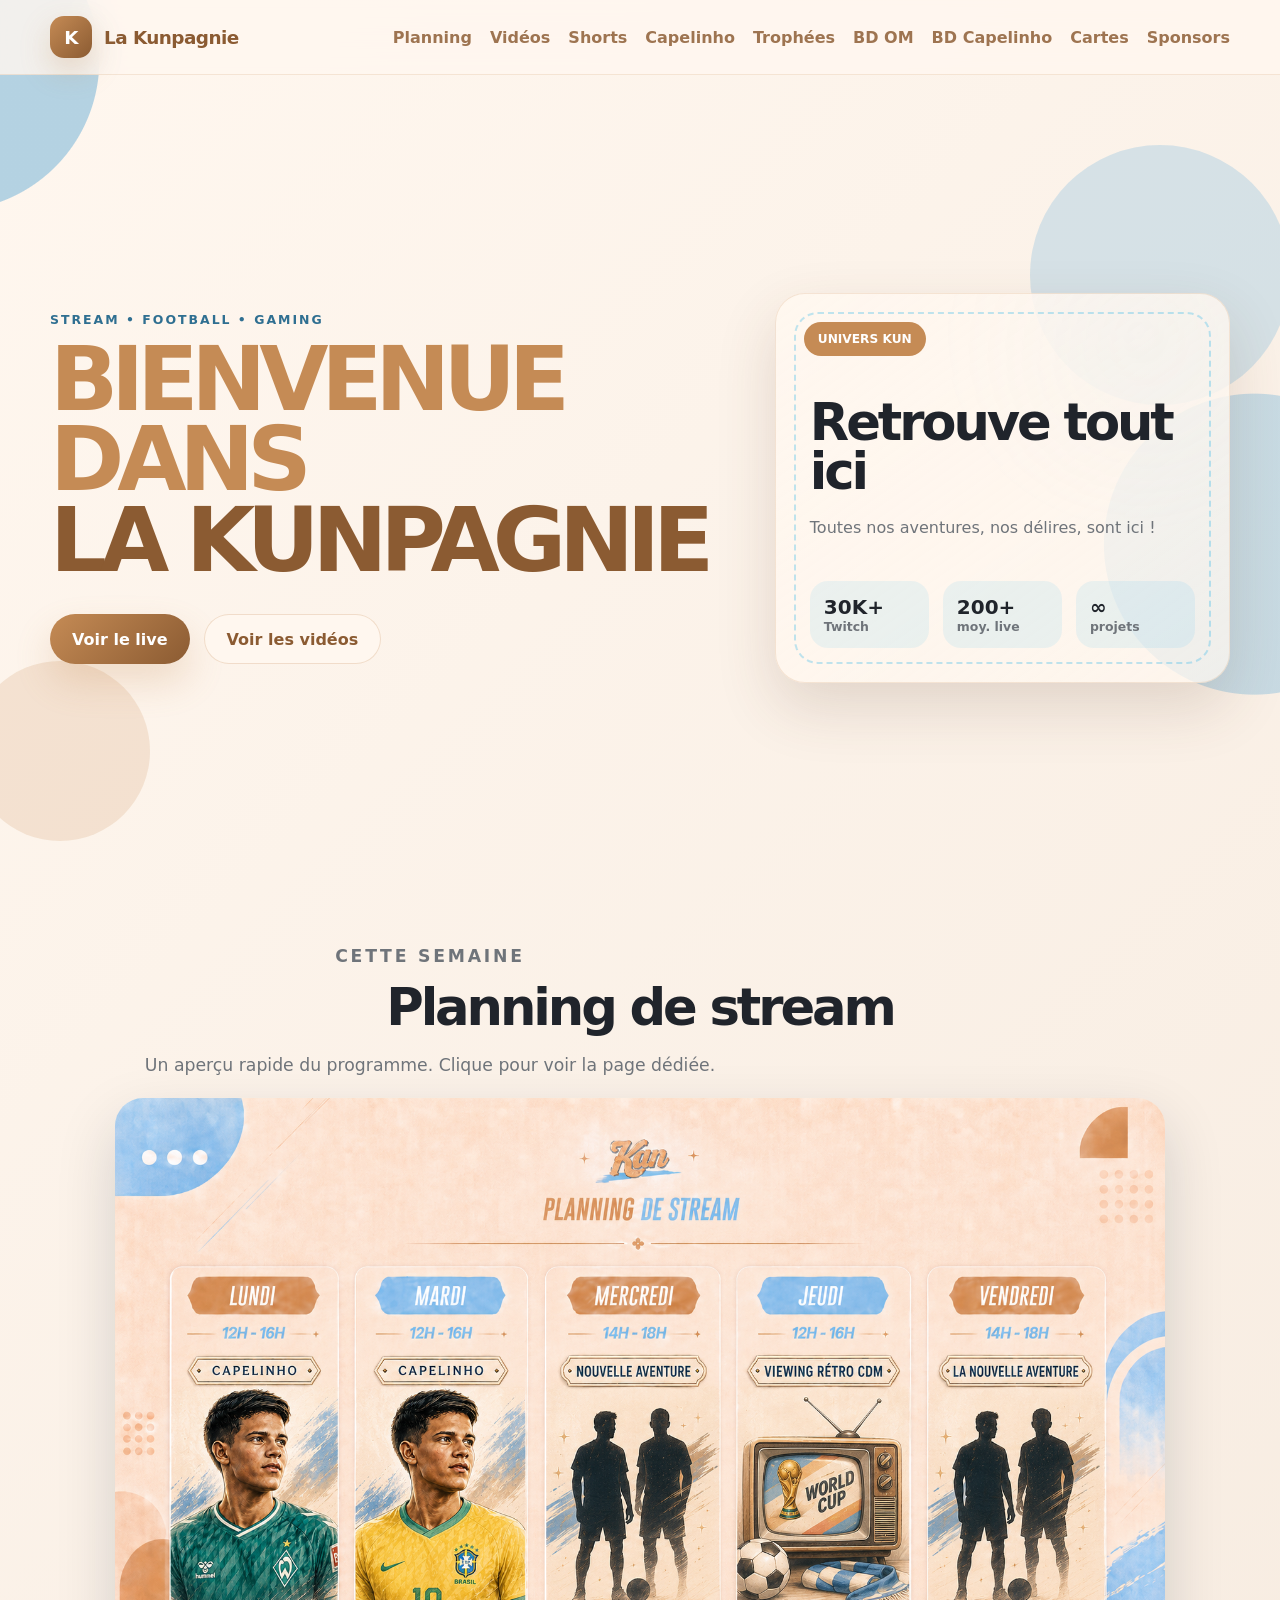
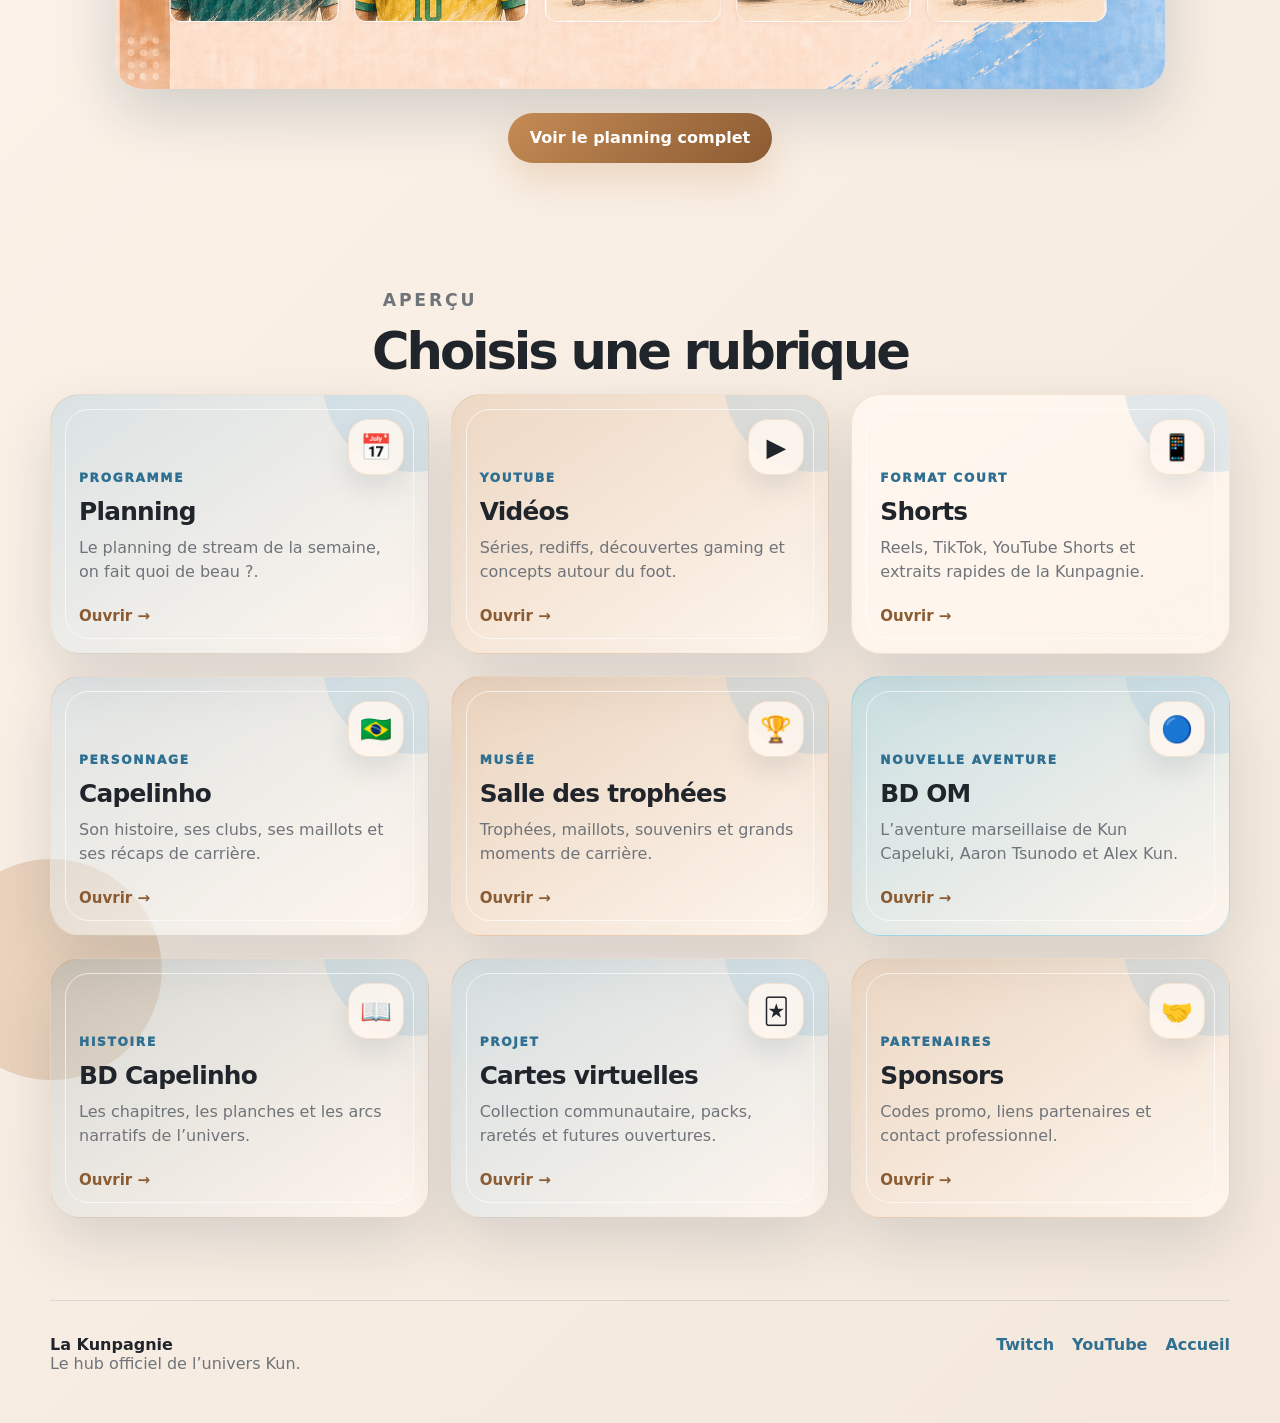
<file: index.html>
<!DOCTYPE html>
<html lang="fr">
<head>
<meta charset="UTF-8">
<meta name="viewport" content="width=device-width, initial-scale=1.0">
<link rel="stylesheet" href="style.css">
<title>La Kunpagnie — Accueil</title>
</head>
<body>
<header class="site-header">
  <nav class="navbar">
    <a href="index.html" class="brand"><span class="brand-mark">K</span><span>La Kunpagnie</span></a>
    <button class="menu-toggle" aria-label="Ouvrir le menu">☰</button>
    <div class="nav-links">
      <a href="planning.html">Planning</a>
      <a href="videos.html">Vidéos</a>
      <a href="shorts.html">Shorts</a>
      <a href="capelinho.html">Capelinho</a>
      <a href="trophees.html">Trophées</a>
      <a href="bd-om.html">BD OM</a>
      <a href="bd.html">BD Capelinho</a>
      <a href="cartes.html">Cartes</a>
      <a href="sponsors.html">Sponsors</a>
    </div>
  </nav>
</header>

<main>
  <section class="hero section">
    <div>
      <p class="eyebrow">Stream • Football • Gaming</p>
      <h1>Bienvenue dans<br><span>La Kunpagnie</span></h1>
      <p class="hero-text"></p>
      <div class="hero-actions">
        <a class="btn btn-primary" href="https://www.twitch.tv/el8kun" target="_blank" rel="noopener">Voir le live</a>
        <a class="btn btn-secondary" href="videos.html">Voir les vidéos</a>
      </div>
    </div>

    <div class="hero-card">
      <div class="live-badge">UNIVERS KUN</div>
      <h2>Retrouve tout ici</h2>
      <p>Toutes nos aventures, nos délires, sont ici !</p>
      <div class="mini-stats">
        <div><strong>30K+</strong><span>Twitch</span></div>
        <div><strong>200+</strong><span>moy. live</span></div>
        <div><strong>∞</strong><span>projets</span></div>
      </div>
    </div>
  </section>

  <section class="section home-planning-section">
    <div class="section-heading center">
      <p class="eyebrow">Cette semaine</p>
      <h2>Planning de stream</h2>
      <p>Un aperçu rapide du programme. Clique pour voir la page dédiée.</p>
    </div>

    <a href="planning.html" class="home-planning-link">
      <img src="planning.png" alt="Planning de stream La Kunpagnie" class="home-planning-image">
    </a>

    <div class="center-button">
      <a class="btn btn-primary" href="planning.html">Voir le planning complet</a>
    </div>
  </section>
  
  <section class="section">
    <div class="section-heading center">
      <p class="eyebrow">Aperçu</p>
      <h2>Choisis une rubrique</h2>
      <p></p>
    </div>

    <div class="preview-grid">
      <a class="preview-card planning-card" href="planning.html">
        <div class="card-icon">📅</div>
        <span>Programme</span>
        <h3>Planning</h3>
        <p>Le planning de stream de la semaine, on fait quoi de beau ?.</p>
        <strong>Ouvrir →</strong>
      </a>

      <a class="preview-card video-card" href="videos.html">
        <div class="card-icon">▶️</div>
        <span>YouTube</span>
        <h3>Vidéos</h3>
        <p>Séries, rediffs, découvertes gaming et concepts autour du foot.</p>
        <strong>Ouvrir →</strong>
      </a>

      <a class="preview-card shorts-card" href="shorts.html">
        <div class="card-icon">📱</div>
        <span>Format court</span>
        <h3>Shorts</h3>
        <p>Reels, TikTok, YouTube Shorts et extraits rapides de la Kunpagnie.</p>
        <strong>Ouvrir →</strong>
      </a>

      <a class="preview-card capelinho-card" href="capelinho.html">
        <div class="card-icon">🇧🇷</div>
        <span>Personnage</span>
        <h3>Capelinho</h3>
        <p>Son histoire, ses clubs, ses maillots et ses récaps de carrière.</p>
        <strong>Ouvrir →</strong>
      </a>

      <a class="preview-card trophees-card" href="trophees.html">
        <div class="card-icon">🏆</div>
        <span>Musée</span>
        <h3>Salle des trophées</h3>
        <p>Trophées, maillots, souvenirs et grands moments de carrière.</p>
        <strong>Ouvrir →</strong>
      </a>

      <a class="preview-card bd-om-card" href="bd-om.html">
        <div class="card-icon">🔵</div>
        <span>Nouvelle aventure</span>
        <h3>BD OM</h3>
        <p>L’aventure marseillaise de Kun Capeluki, Aaron Tsunodo et Alex Kun.</p>
        <strong>Ouvrir →</strong>
      </a>

      <a class="preview-card bd-card-home" href="bd.html">
        <div class="card-icon">📖</div>
        <span>Histoire</span>
        <h3>BD Capelinho</h3>
        <p>Les chapitres, les planches et les arcs narratifs de l’univers.</p>
        <strong>Ouvrir →</strong>
      </a>

      <a class="preview-card cartes-card" href="cartes.html">
        <div class="card-icon">🃏</div>
        <span>Projet</span>
        <h3>Cartes virtuelles</h3>
        <p>Collection communautaire, packs, raretés et futures ouvertures.</p>
        <strong>Ouvrir →</strong>
      </a>

      <a class="preview-card sponsor-card" href="sponsors.html">
        <div class="card-icon">🤝</div>
        <span>Partenaires</span>
        <h3>Sponsors</h3>
        <p>Codes promo, liens partenaires et contact professionnel.</p>
        <strong>Ouvrir →</strong>
      </a>
    </div>
  </section>
</main>

<footer class="site-footer">
  <div><strong>La Kunpagnie</strong><p>Le hub officiel de l’univers Kun.</p></div>
  <div class="footer-links">
    <a href="https://www.twitch.tv/el8kun" target="_blank" rel="noopener">Twitch</a>
    <a href="https://www.youtube.com/@EL8KUNgaming" target="_blank" rel="noopener">YouTube</a>
    <a href="index.html">Accueil</a>
  </div>
</footer>

<script src="script.js"></script>
</body>
</html>
</file>
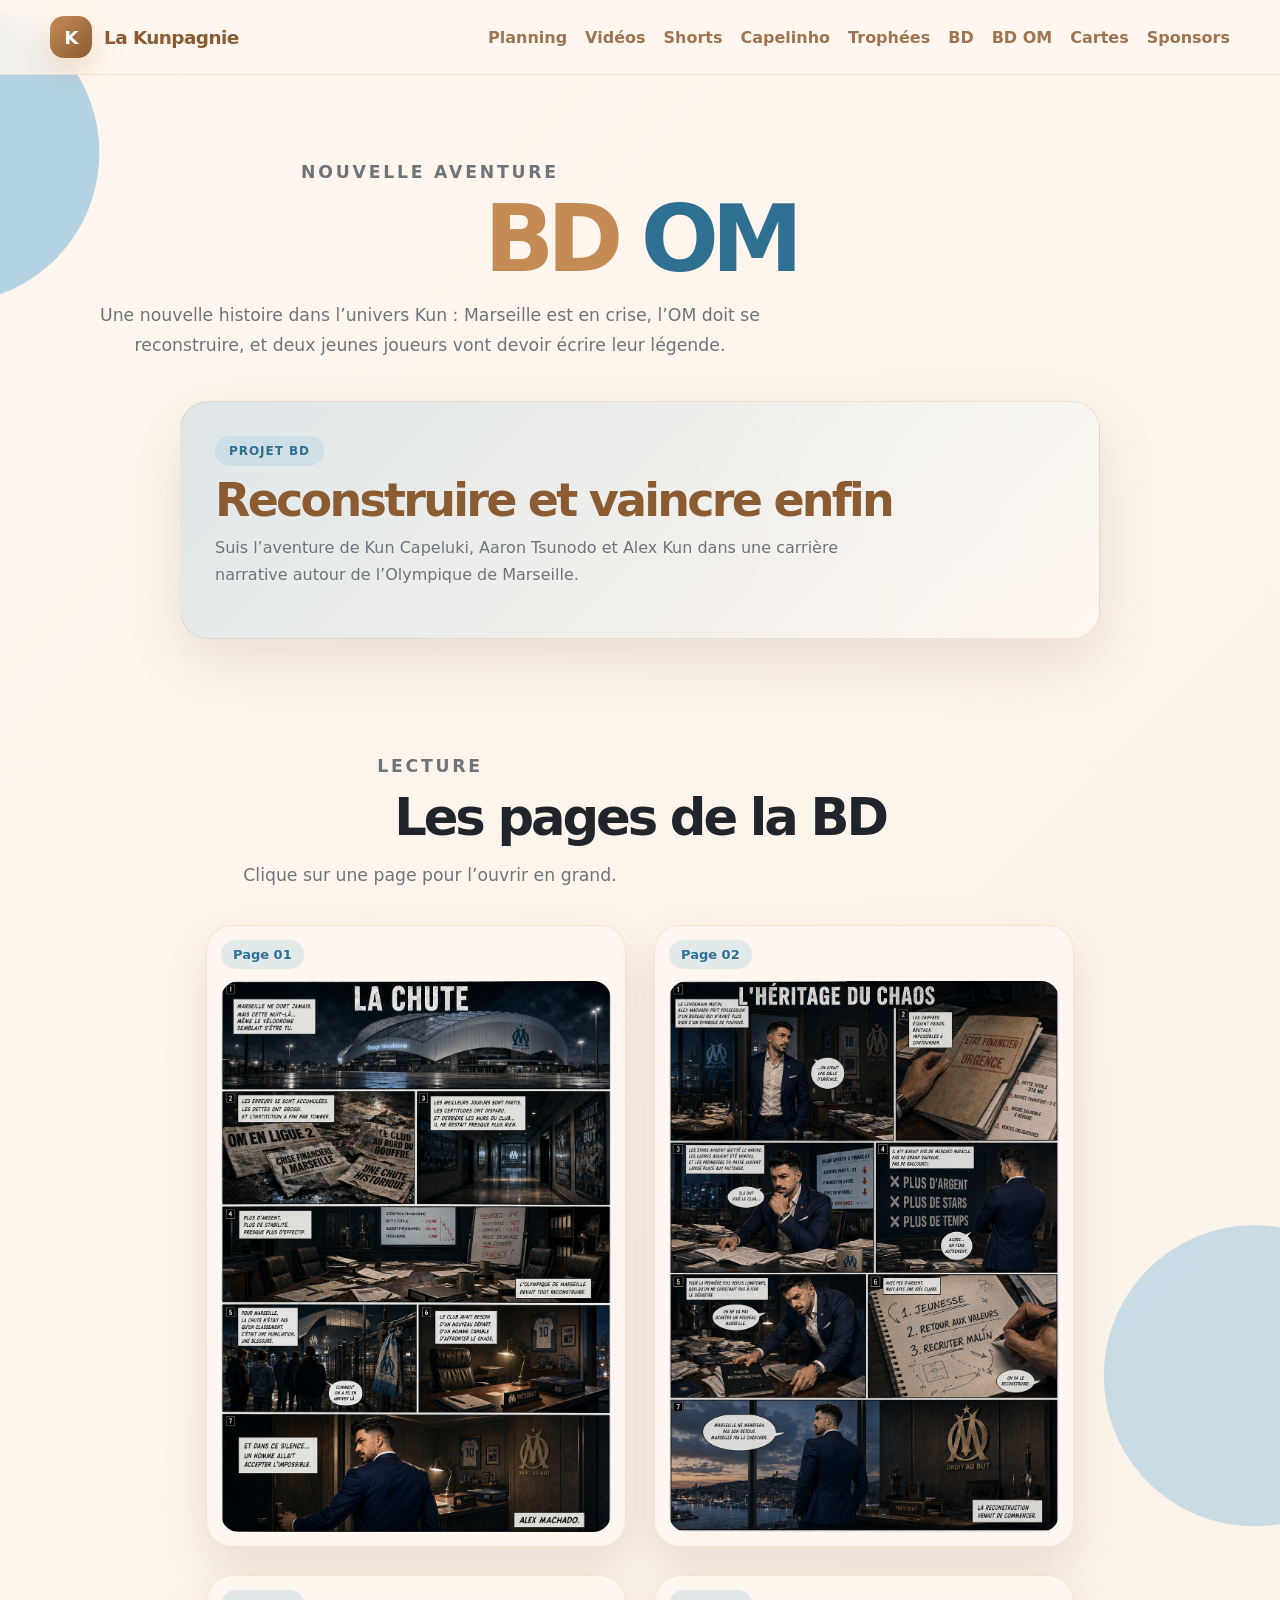
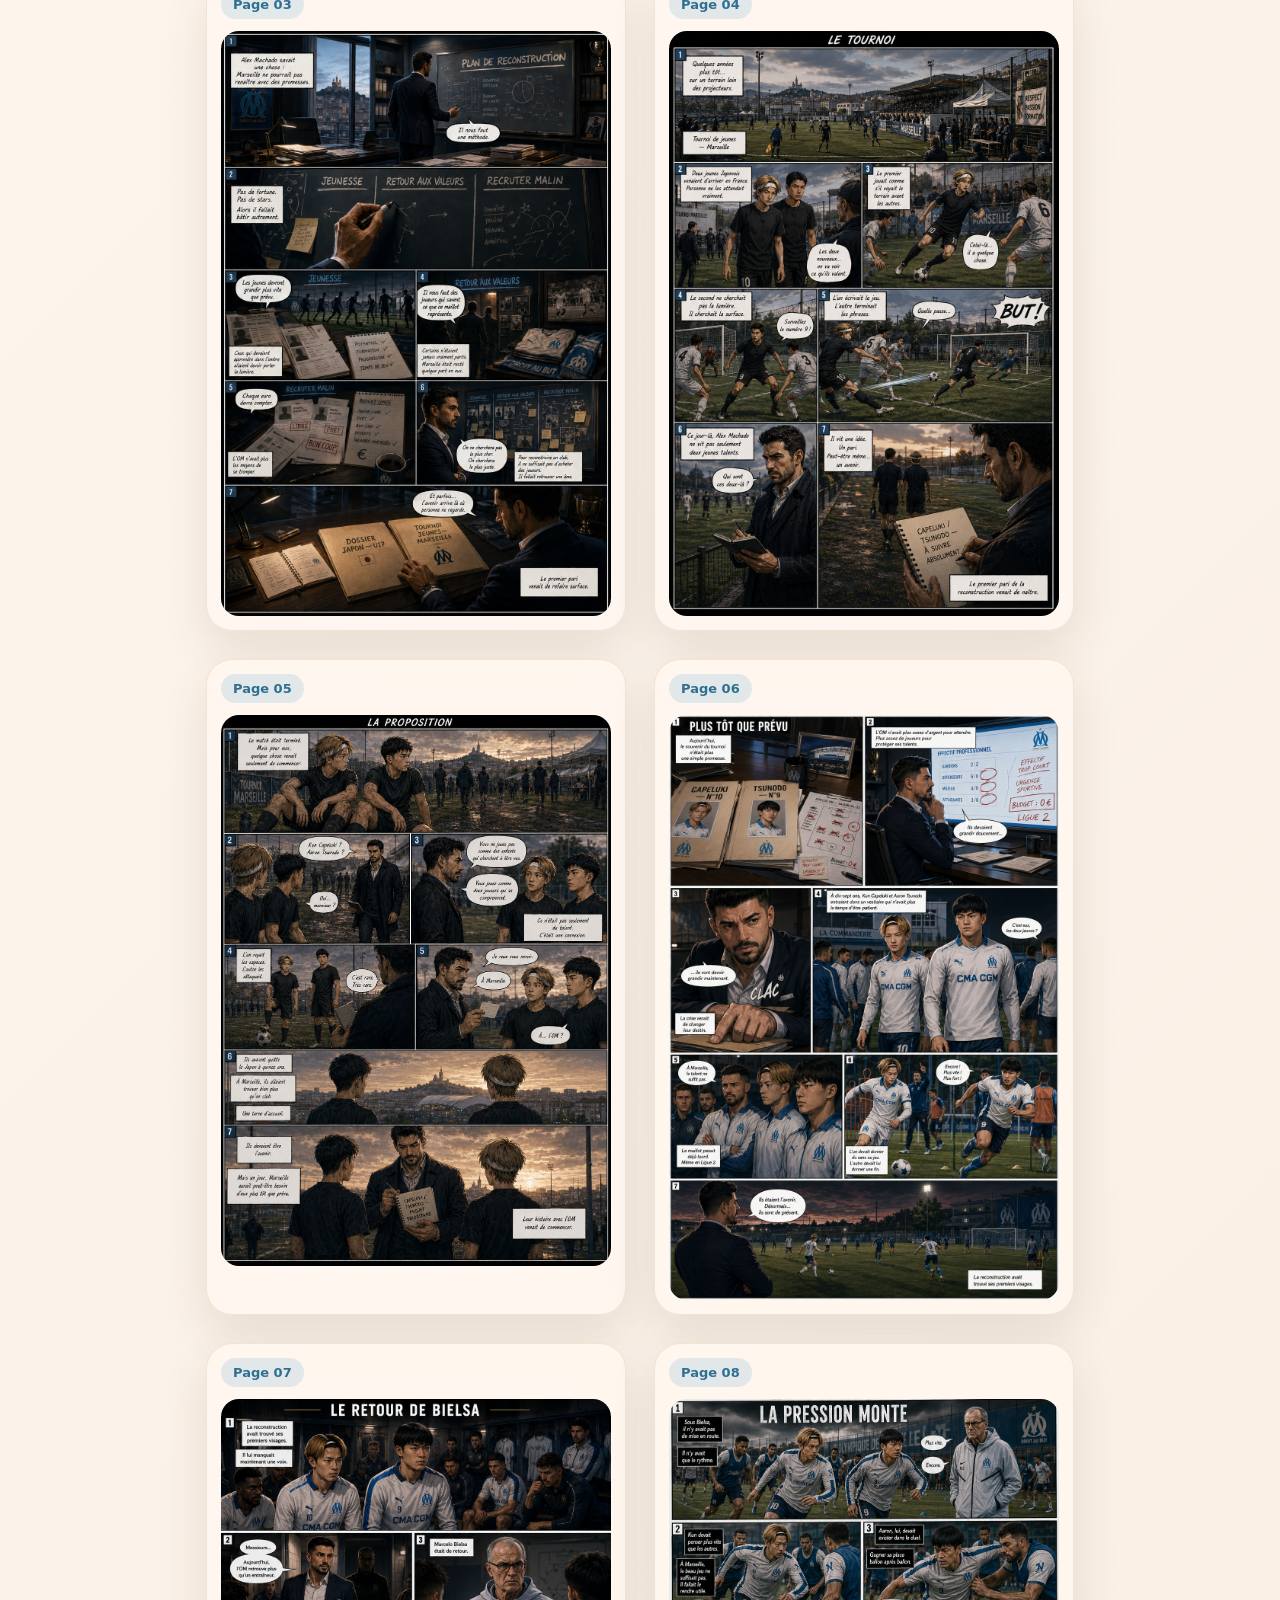
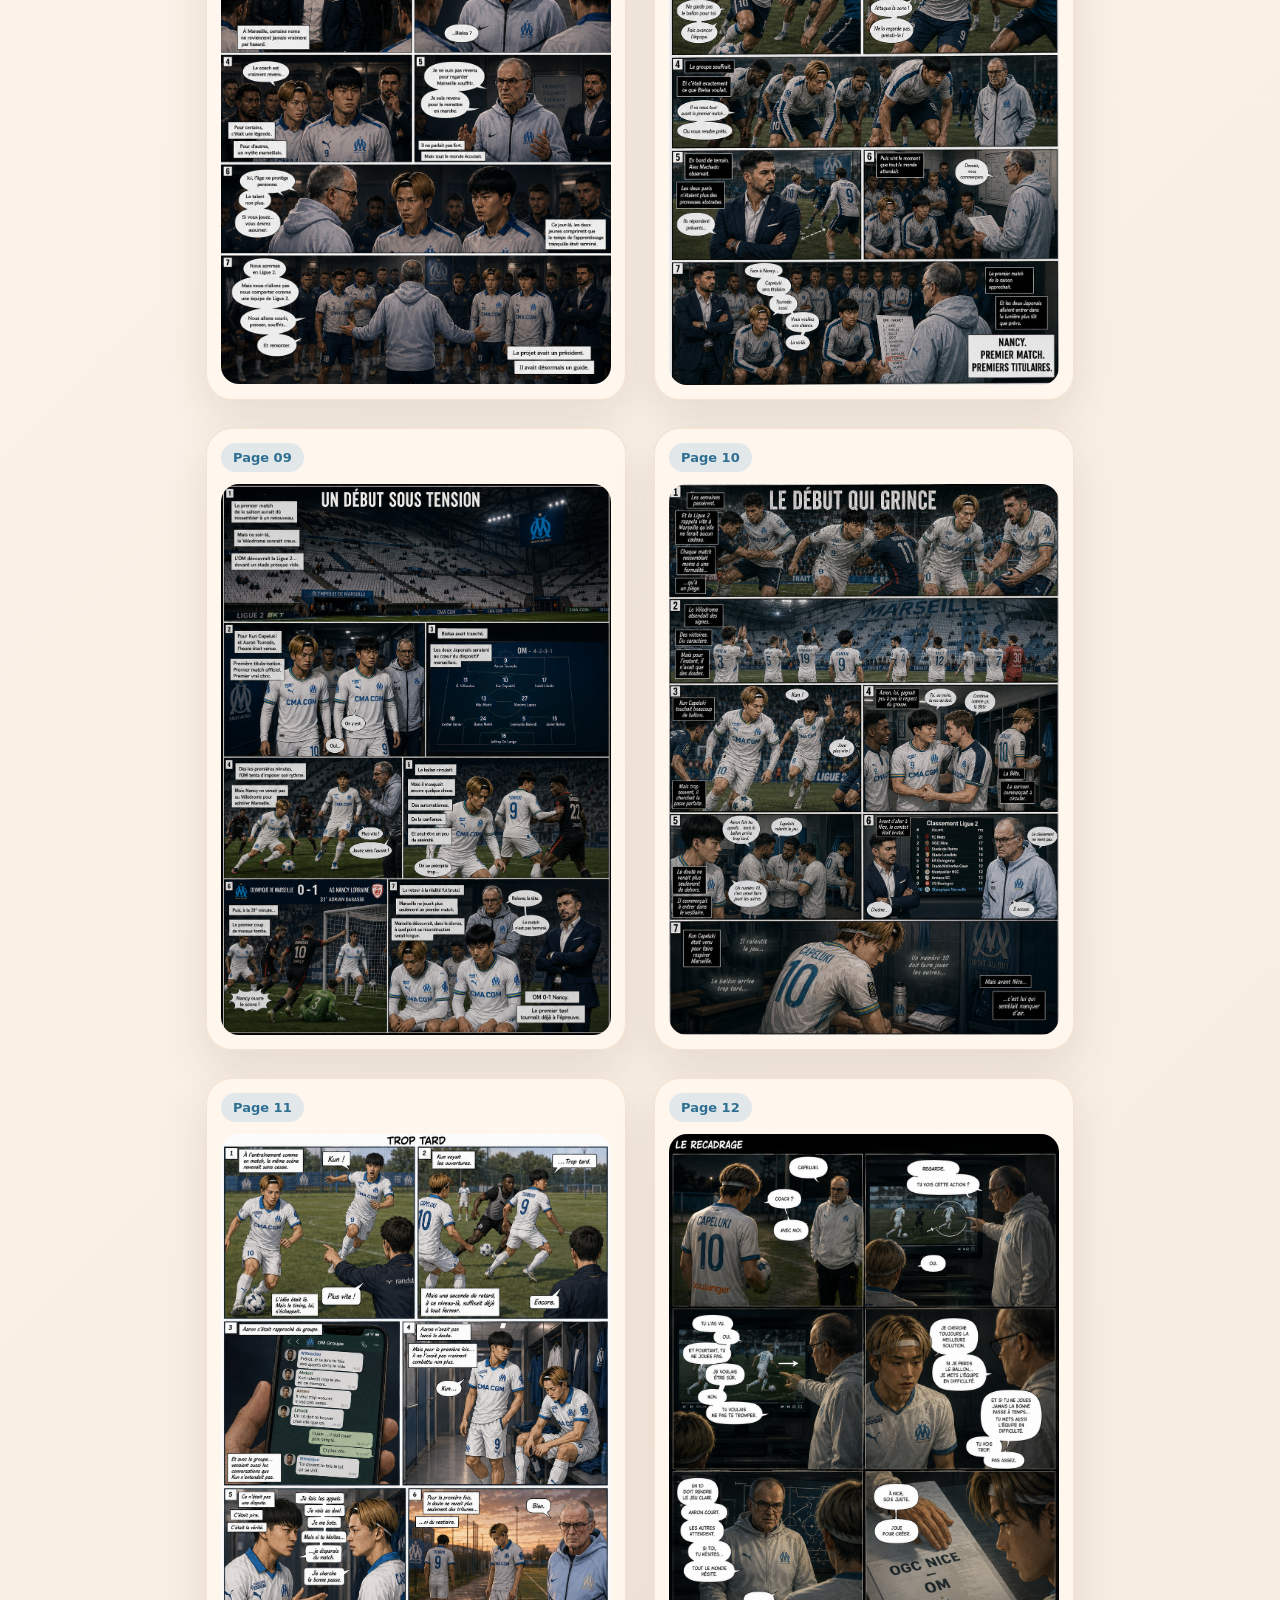
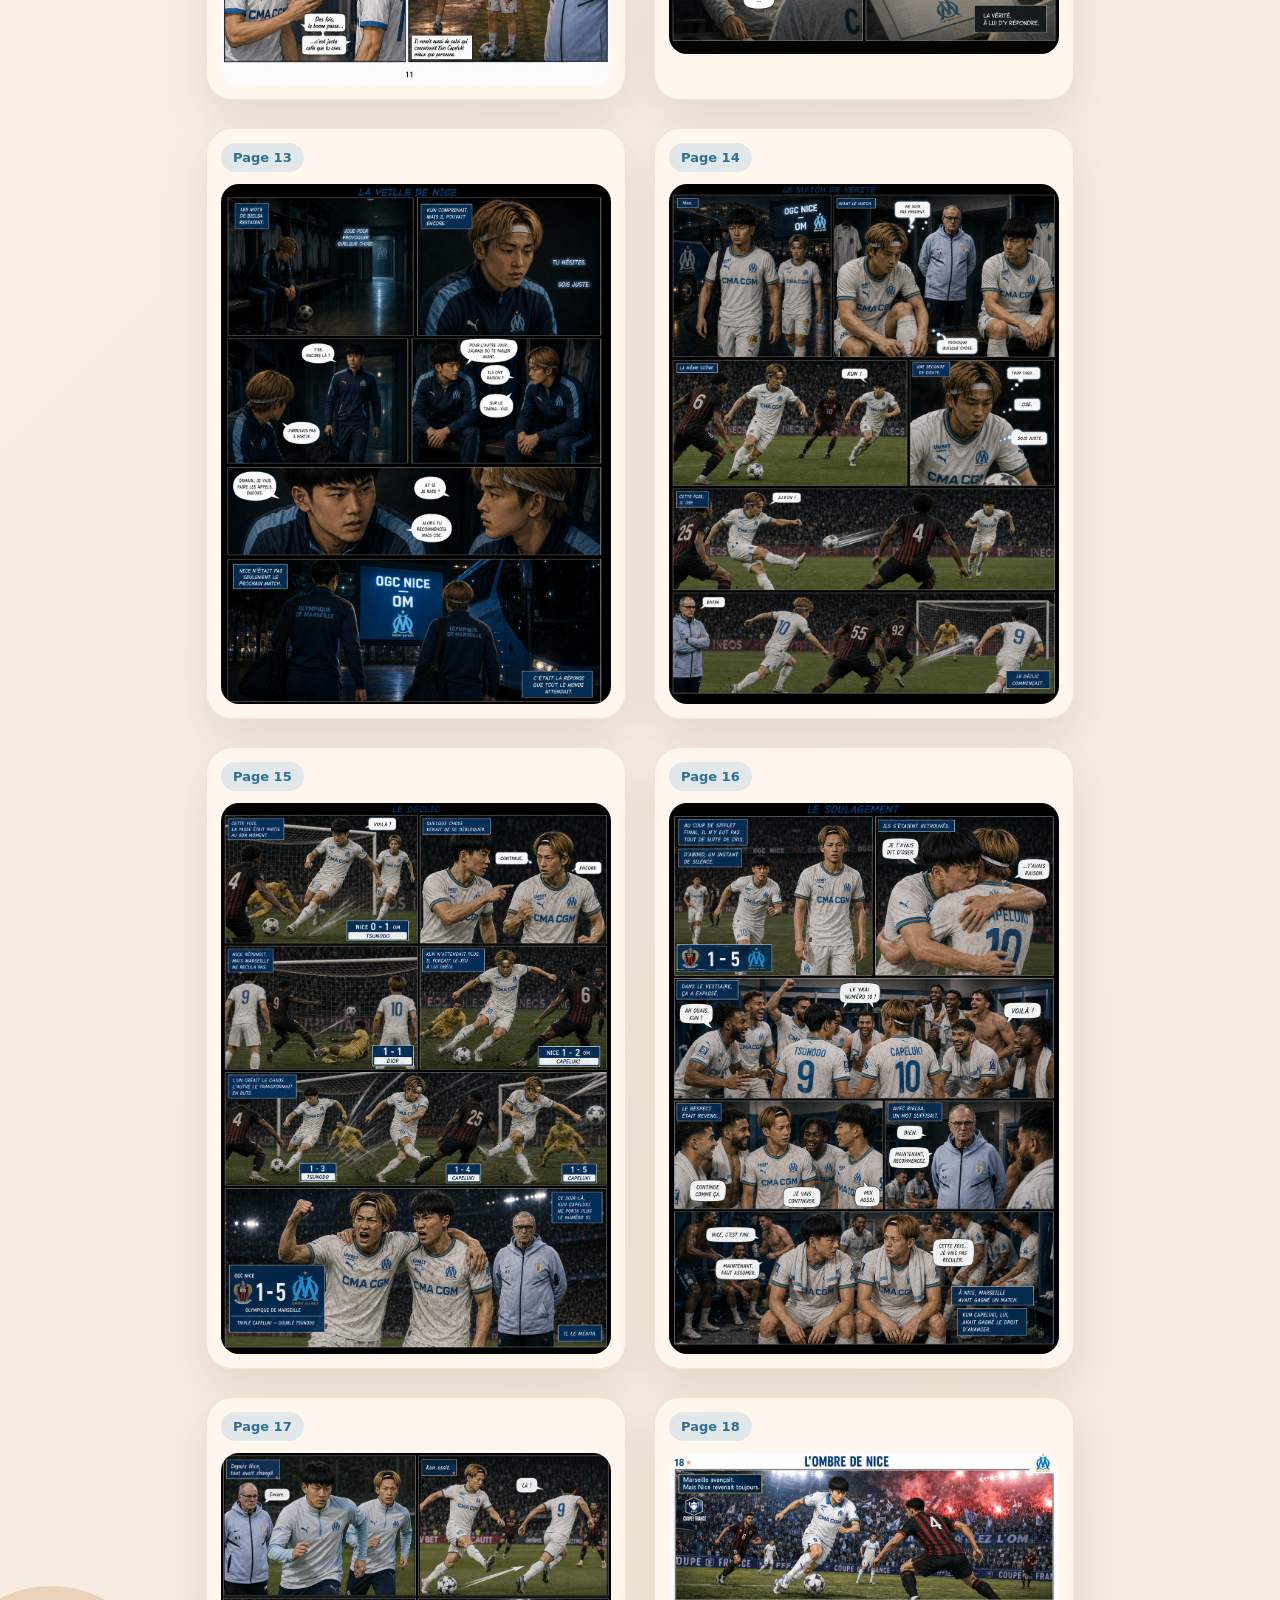
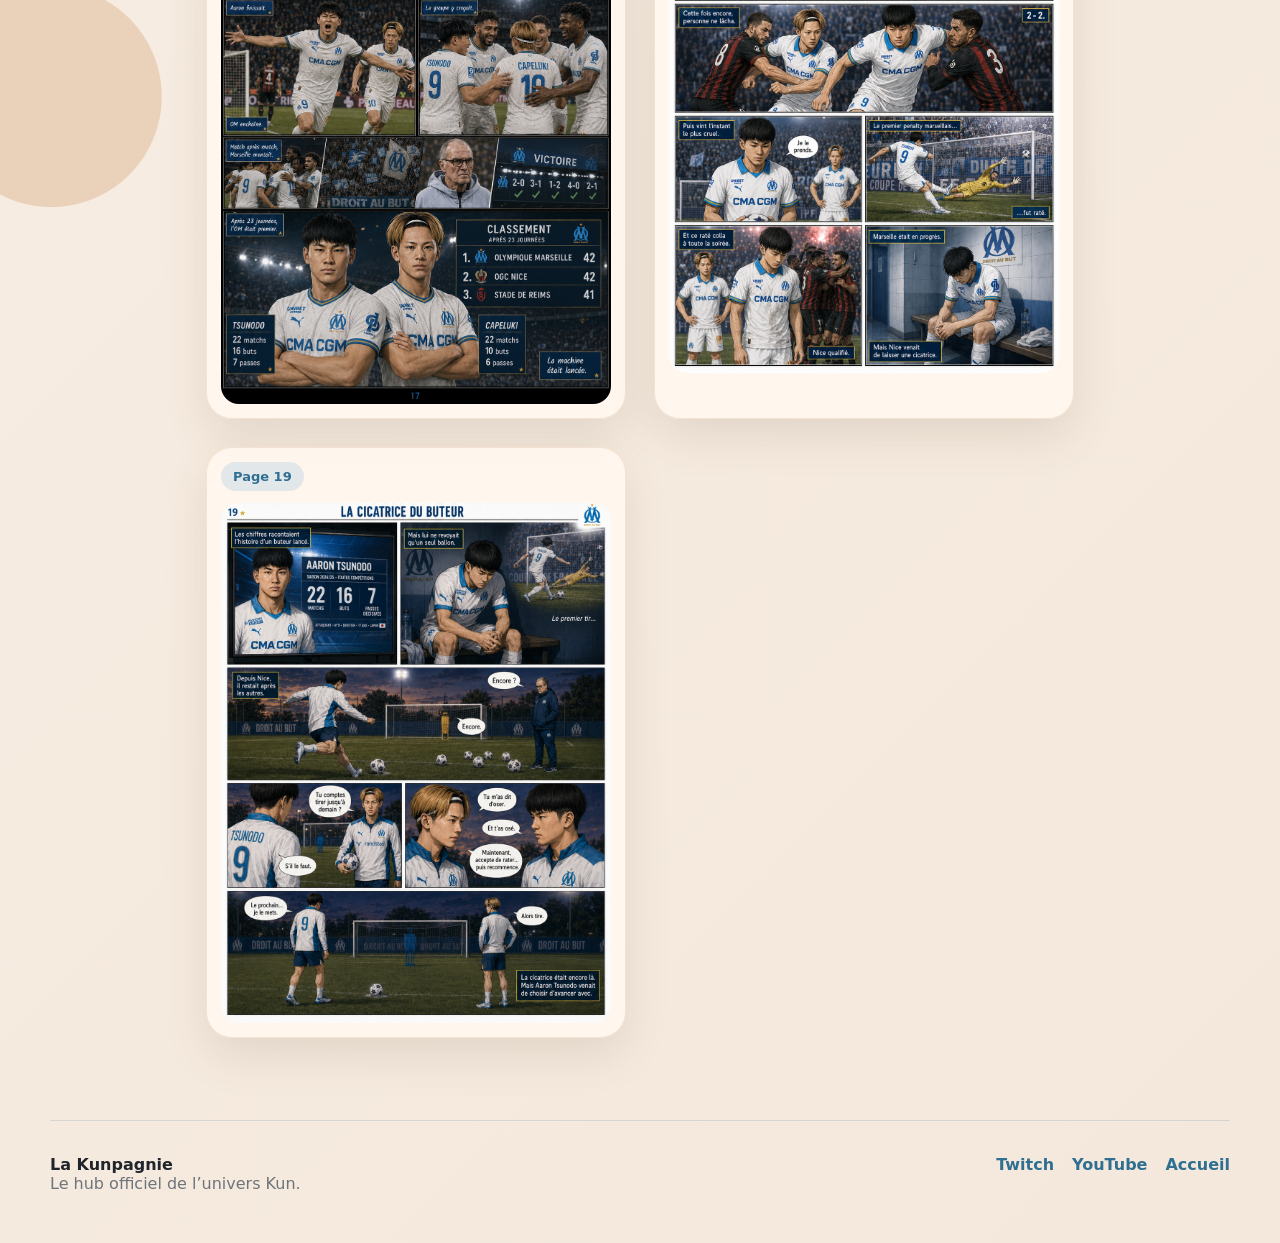
<file: bd-om.html>
<!DOCTYPE html>
<html lang="fr">
<head>
<meta charset="UTF-8">
<meta name="viewport" content="width=device-width, initial-scale=1.0">
<link rel="stylesheet" href="style.css">
<title>La Kunpagnie — BD OM</title>
</head>

<body>
<header class="site-header">
  <nav class="navbar">
    <a href="index.html" class="brand"><span class="brand-mark">K</span><span>La Kunpagnie</span></a>
    <button class="menu-toggle" aria-label="Ouvrir le menu">☰</button>
    <div class="nav-links">
      <a href="planning.html">Planning</a>
      <a href="videos.html">Vidéos</a>
      <a href="shorts.html">Shorts</a>
      <a href="capelinho.html">Capelinho</a>
      <a href="trophees.html">Trophées</a>
      <a href="bd.html">BD</a>
      <a href="bd-om.html">BD OM</a>
      <a href="cartes.html">Cartes</a>
      <a href="sponsors.html">Sponsors</a>
    </div>
  </nav>
</header>

<main>
  <section class="section bd-om-hero-section">
    <div class="section-heading center">
      <p class="eyebrow">Nouvelle aventure</p>
      <h1>BD <span>OM</span></h1>
      <p>
        Une nouvelle histoire dans l’univers Kun : Marseille est en crise, l’OM doit se reconstruire,
        et deux jeunes joueurs vont devoir écrire leur légende.
      </p>
    </div>

    <div class="bd-om-intro-card">
      <div>
        <span class="bd-om-label">Projet BD</span>
        <h2>Reconstruire et vaincre enfin</h2>
        <p>
          Suis l’aventure de Kun Capeluki, Aaron Tsunodo et Alex Kun dans une carrière narrative
          autour de l’Olympique de Marseille.
        </p>
      </div>
    </div>
  </section>

  <section class="section">
    <div class="section-heading center">
      <p class="eyebrow">Lecture</p>
      <h2>Les pages de la BD</h2>
      <p>Clique sur une page pour l’ouvrir en grand.</p>
    </div>

    <div class="bd-pages-grid">

      <a class="bd-page-card bd-page-link" href="om-page-01.png" target="_blank" rel="noopener">
        <span>Page 01</span>
        <img src="om-page-01.png" alt="BD OM Page 01">
      </a>

      <a class="bd-page-card bd-page-link" href="om-page-02.png" target="_blank" rel="noopener">
        <span>Page 02</span>
        <img src="om-page-02.png" alt="BD OM Page 02">
      </a>

      <a class="bd-page-card bd-page-link" href="om-page-03.png" target="_blank" rel="noopener">
        <span>Page 03</span>
        <img src="om-page-03.png" alt="BD OM Page 03">
      </a>

      <a class="bd-page-card bd-page-link" href="om-page-04.png" target="_blank" rel="noopener">
        <span>Page 04</span>
        <img src="om-page-04.png" alt="BD OM Page 04">
      </a>

      <a class="bd-page-card bd-page-link" href="om-page-05.png" target="_blank" rel="noopener">
        <span>Page 05</span>
        <img src="om-page-05.png" alt="BD OM Page 05">
      </a>

      <a class="bd-page-card bd-page-link" href="om-page-06.png" target="_blank" rel="noopener">
        <span>Page 06</span>
        <img src="om-page-06.png" alt="BD OM Page 06">
      </a>

      <a class="bd-page-card bd-page-link" href="om-page-07.png" target="_blank" rel="noopener">
        <span>Page 07</span>
        <img src="om-page-07.png" alt="BD OM Page 07">
      </a>

      <a class="bd-page-card bd-page-link" href="om-page-08.png" target="_blank" rel="noopener">
        <span>Page 08</span>
        <img src="om-page-08.png" alt="BD OM Page 08">
      </a>

      <a class="bd-page-card bd-page-link" href="om-page-09.png" target="_blank" rel="noopener">
        <span>Page 09</span>
        <img src="om-page-09.png" alt="BD OM Page 09">
      </a>

      <a class="bd-page-card bd-page-link" href="om-page-09.png" target="_blank" rel="noopener">
        <span>Page 10</span>
        <img src="om-page-10.png" alt="BD OM Page 10">
      </a>

      <a class="bd-page-card bd-page-link" href="om-page-09.png" target="_blank" rel="noopener">
        <span>Page 11</span>
        <img src="om-page-11.png" alt="BD OM Page 11">
      </a>

      <a class="bd-page-card bd-page-link" href="om-page-09.png" target="_blank" rel="noopener">
        <span>Page 12</span>
        <img src="om-page-12.png" alt="BD OM Page 12">
      </a>

      <a class="bd-page-card bd-page-link" href="om-page-09.png" target="_blank" rel="noopener">
        <span>Page 13</span>
        <img src="om-page-13.png" alt="BD OM Page 13">
      </a>

      <a class="bd-page-card bd-page-link" href="om-page-09.png" target="_blank" rel="noopener">
        <span>Page 14</span>
        <img src="om-page-14.png" alt="BD OM Page 14">
      </a>

      <a class="bd-page-card bd-page-link" href="om-page-09.png" target="_blank" rel="noopener">
        <span>Page 15</span>
        <img src="om-page-15.png" alt="BD OM Page 15">
      </a>

      <a class="bd-page-card bd-page-link" href="om-page-09.png" target="_blank" rel="noopener">
        <span>Page 16</span>
        <img src="om-page-16.png" alt="BD OM Page 16">
      </a>

      <a class="bd-page-card bd-page-link" href="om-page-09.png" target="_blank" rel="noopener">
        <span>Page 17</span>
        <img src="om-page-17.png" alt="BD OM Page 17">
      </a>

      <a class="bd-page-card bd-page-link" href="om-page-09.png" target="_blank" rel="noopener">
        <span>Page 18</span>
        <img src="om-page-18.png" alt="BD OM Page 18">
      </a>

      <a class="bd-page-card bd-page-link" href="om-page-09.png" target="_blank" rel="noopener">
        <span>Page 19</span>
        <img src="om-page-19.png" alt="BD OM Page 19">
      </a>

    </div>
  </section>
</main>

<footer class="site-footer">
  <div><strong>La Kunpagnie</strong><p>Le hub officiel de l’univers Kun.</p></div>
  <div class="footer-links">
    <a href="https://www.twitch.tv/el8kun" target="_blank" rel="noopener">Twitch</a>
    <a href="https://www.youtube.com/@EL8KUNgaming" target="_blank" rel="noopener">YouTube</a>
    <a href="index.html">Accueil</a>
  </div>
</footer>

<script src="script.js"></script>
</body>
</html>
</file>
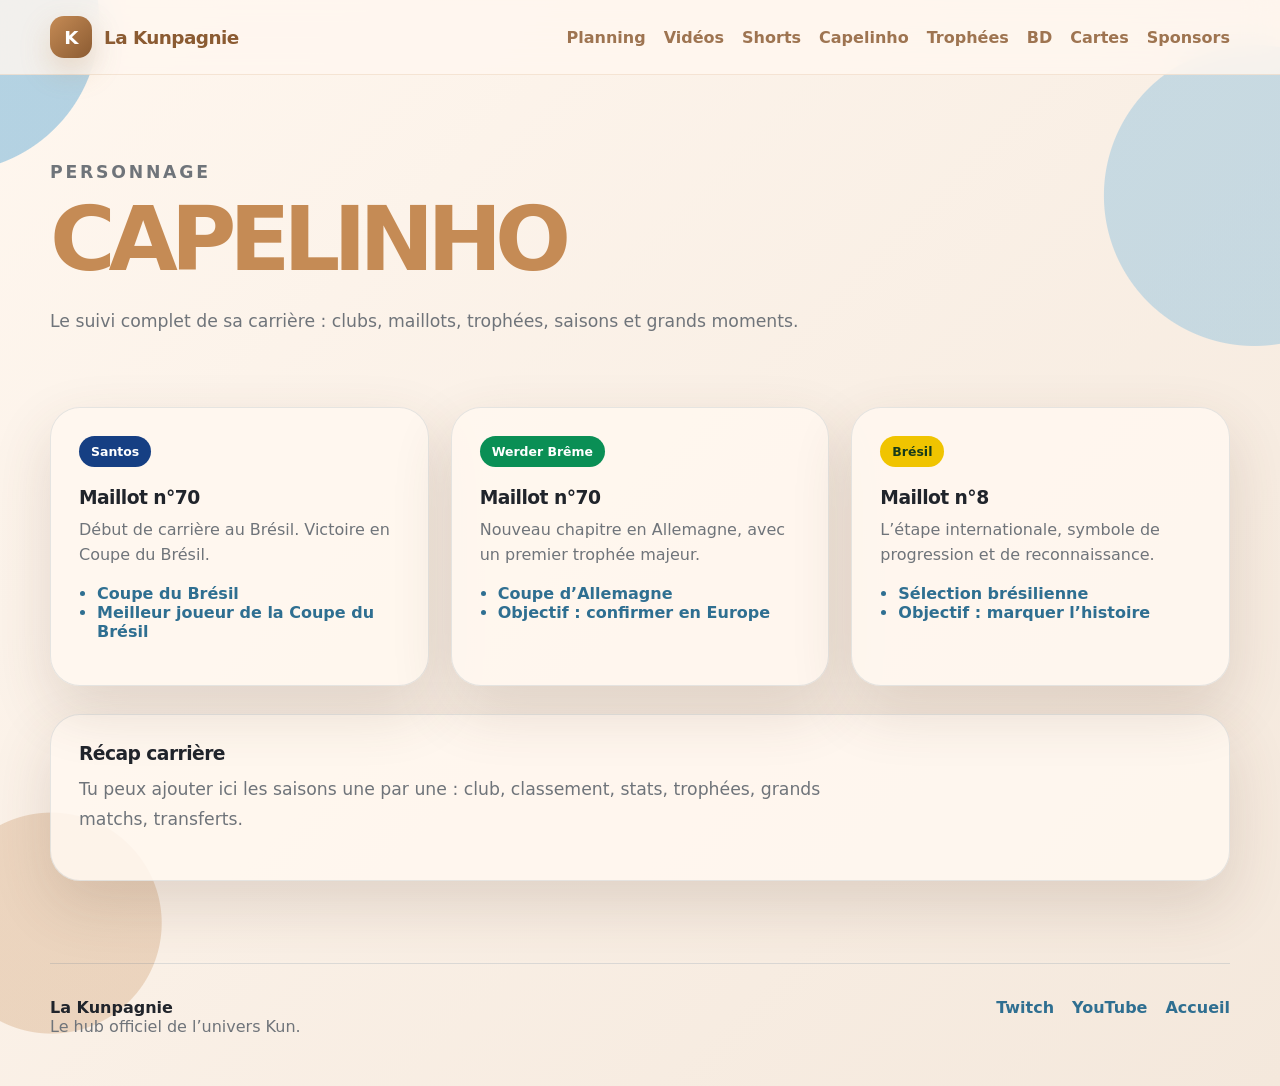
<file: capelinho.html>
<!DOCTYPE html>
<html lang="fr">
<head><meta charset="UTF-8">
<meta name="viewport" content="width=device-width, initial-scale=1.0">
<link rel="stylesheet" href="style.css"><title>La Kunpagnie — Capelinho</title></head>
<body><header class="site-header">
  <nav class="navbar">
    <a href="index.html" class="brand"><span class="brand-mark">K</span><span>La Kunpagnie</span></a>
    <button class="menu-toggle" aria-label="Ouvrir le menu">☰</button>
    <div class="nav-links">
      <a href="planning.html">Planning</a>
      <a href="videos.html">Vidéos</a>
      <a href="shorts.html">Shorts</a>
      <a href="capelinho.html">Capelinho</a>
      <a href="trophees.html">Trophées</a>
      <a href="bd.html">BD</a>
      <a href="cartes.html">Cartes</a>
      <a href="sponsors.html">Sponsors</a>
    </div>
  </nav>
</header>
<main>
  <section class="page-hero section">
    <p class="eyebrow">Personnage</p>
    <h1>Capelinho</h1>
    <p>Le suivi complet de sa carrière : clubs, maillots, trophées, saisons et grands moments.</p>
  </section>
  <section class="section compact">
    <div class="timeline">
      <article class="timeline-item"><div class="club-tag santos">Santos</div><h3>Maillot n°70</h3><p>Début de carrière au Brésil. Victoire en Coupe du Brésil.</p><ul><li>Coupe du Brésil</li><li>Meilleur joueur de la Coupe du Brésil</li></ul></article>
      <article class="timeline-item"><div class="club-tag werder">Werder Brême</div><h3>Maillot n°70</h3><p>Nouveau chapitre en Allemagne, avec un premier trophée majeur.</p><ul><li>Coupe d’Allemagne</li><li>Objectif : confirmer en Europe</li></ul></article>
      <article class="timeline-item"><div class="club-tag brazil">Brésil</div><h3>Maillot n°8</h3><p>L’étape internationale, symbole de progression et de reconnaissance.</p><ul><li>Sélection brésilienne</li><li>Objectif : marquer l’histoire</li></ul></article>
    </div>
    <div class="note-box"><h3>Récap carrière</h3><p>Tu peux ajouter ici les saisons une par une : club, classement, stats, trophées, grands matchs, transferts.</p></div>
  </section>
</main><footer class="site-footer">
  <div><strong>La Kunpagnie</strong><p>Le hub officiel de l’univers Kun.</p></div>
  <div class="footer-links">
    <a href="https://www.twitch.tv/el8kun" target="_blank" rel="noopener">Twitch</a>
    <a href="https://www.youtube.com/@EL8KUN" target="_blank" rel="noopener">YouTube</a>
    <a href="index.html">Accueil</a>
  </div>
</footer>
<script src="script.js"></script></body></html>
</file>
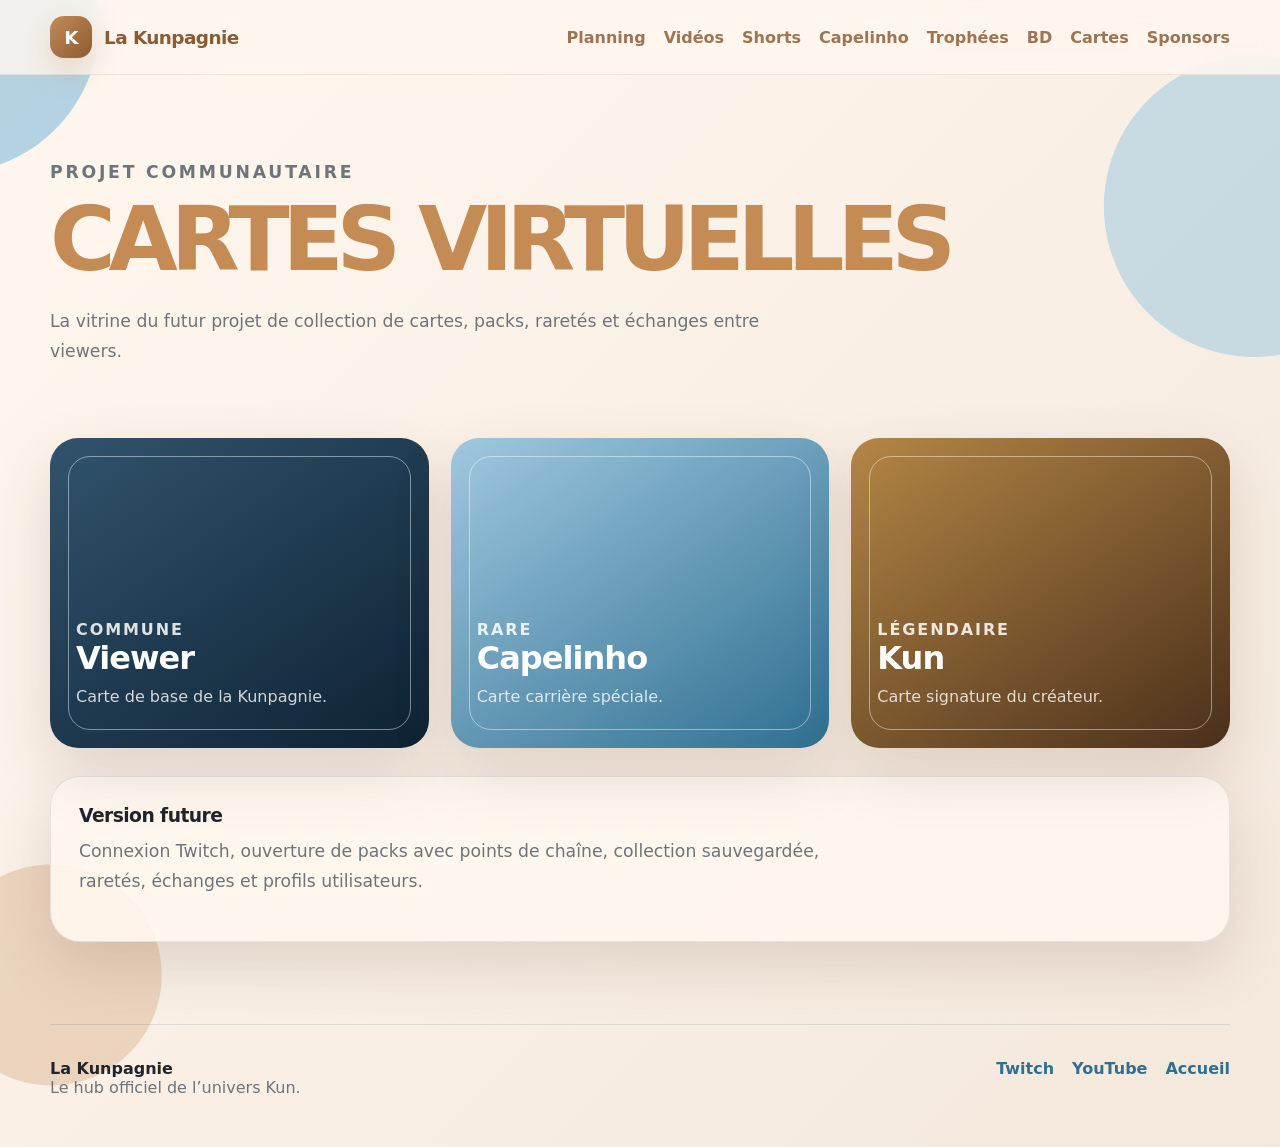
<file: cartes.html>
<!DOCTYPE html>
<html lang="fr">
<head><meta charset="UTF-8">
<meta name="viewport" content="width=device-width, initial-scale=1.0">
<link rel="stylesheet" href="style.css"><title>La Kunpagnie — Cartes virtuelles</title></head>
<body><header class="site-header">
  <nav class="navbar">
    <a href="index.html" class="brand"><span class="brand-mark">K</span><span>La Kunpagnie</span></a>
    <button class="menu-toggle" aria-label="Ouvrir le menu">☰</button>
    <div class="nav-links">
      <a href="planning.html">Planning</a>
      <a href="videos.html">Vidéos</a>
      <a href="shorts.html">Shorts</a>
      <a href="capelinho.html">Capelinho</a>
      <a href="trophees.html">Trophées</a>
      <a href="bd.html">BD</a>
      <a href="cartes.html">Cartes</a>
      <a href="sponsors.html">Sponsors</a>
    </div>
  </nav>
</header>
<main>
  <section class="page-hero section">
    <p class="eyebrow">Projet communautaire</p>
    <h1>Cartes virtuelles</h1>
    <p>La vitrine du futur projet de collection de cartes, packs, raretés et échanges entre viewers.</p>
  </section>
  <section class="section compact">
    <div class="card-showcase">
      <article class="kun-card common"><span>COMMUNE</span><h3>Viewer</h3><p>Carte de base de la Kunpagnie.</p></article>
      <article class="kun-card rare"><span>RARE</span><h3>Capelinho</h3><p>Carte carrière spéciale.</p></article>
      <article class="kun-card legendary"><span>LÉGENDAIRE</span><h3>Kun</h3><p>Carte signature du créateur.</p></article>
    </div>
    <div class="note-box"><h3>Version future</h3><p>Connexion Twitch, ouverture de packs avec points de chaîne, collection sauvegardée, raretés, échanges et profils utilisateurs.</p></div>
  </section>
</main><footer class="site-footer">
  <div><strong>La Kunpagnie</strong><p>Le hub officiel de l’univers Kun.</p></div>
  <div class="footer-links">
    <a href="https://www.twitch.tv/el8kun" target="_blank" rel="noopener">Twitch</a>
    <a href="https://www.youtube.com/@EL8KUN" target="_blank" rel="noopener">YouTube</a>
    <a href="index.html">Accueil</a>
  </div>
</footer>
<script src="script.js"></script></body></html>
</file>
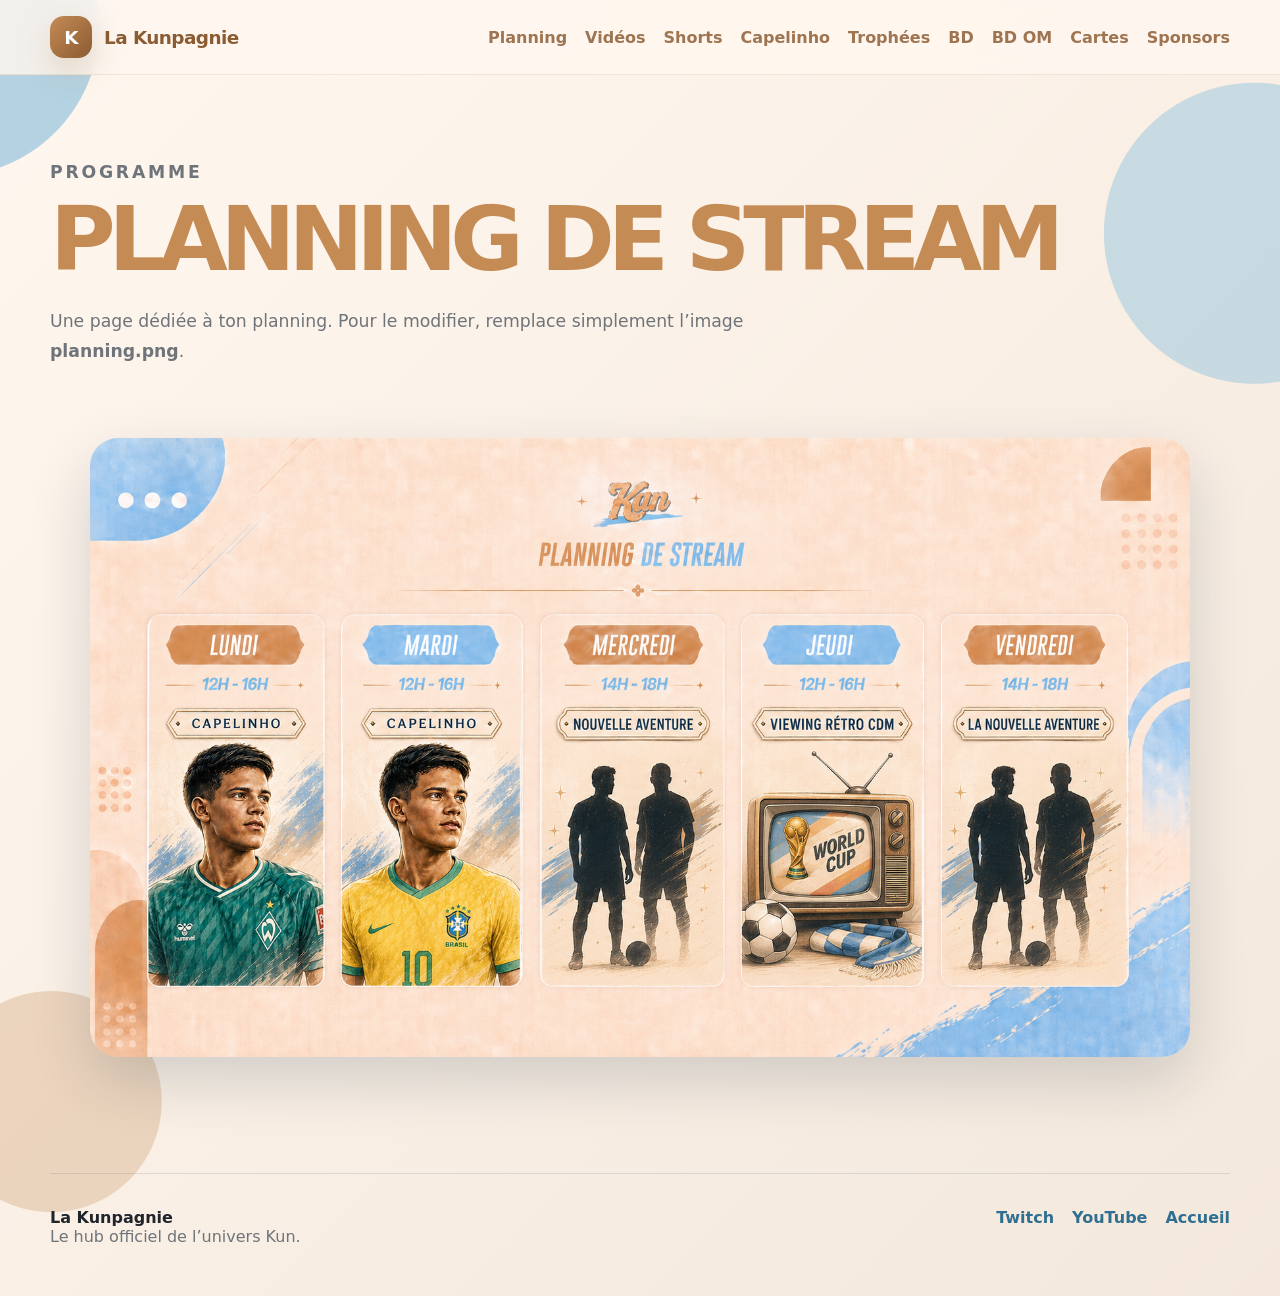
<file: planning.html>
<!DOCTYPE html>
<html lang="fr">
<head><meta charset="UTF-8">
<meta name="viewport" content="width=device-width, initial-scale=1.0">
<link rel="stylesheet" href="style.css"><title>La Kunpagnie — Planning</title></head>
<body><header class="site-header">
  <nav class="navbar">
    <a href="index.html" class="brand"><span class="brand-mark">K</span><span>La Kunpagnie</span></a>
    <button class="menu-toggle" aria-label="Ouvrir le menu">☰</button>
   <div class="nav-links">
  <a href="planning.html">Planning</a>
  <a href="videos.html">Vidéos</a>
  <a href="shorts.html">Shorts</a>
  <a href="capelinho.html">Capelinho</a>
  <a href="trophees.html">Trophées</a>
  <a href="bd.html">BD</a>
  <a href="bd-om.html">BD OM</a>
  <a href="cartes.html">Cartes</a>
  <a href="sponsors.html">Sponsors</a>
</div>
  </nav>
</header>
<main>
  <section class="page-hero section">
    <p class="eyebrow">Programme</p>
    <h1>Planning de stream</h1>
    <p>Une page dédiée à ton planning. Pour le modifier, remplace simplement l’image <strong>planning.png</strong>.</p>
  </section>
  <section class="section compact">
    <img src="planning.png" alt="Planning de stream La Kunpagnie" class="big-image">
  </section>
</main><footer class="site-footer">
  <div><strong>La Kunpagnie</strong><p>Le hub officiel de l’univers Kun.</p></div>
  <div class="footer-links">
    <a href="https://www.twitch.tv/el8kun" target="_blank" rel="noopener">Twitch</a>
    <a href="https://www.youtube.com/@EL8KUN" target="_blank" rel="noopener">YouTube</a>
    <a href="index.html">Accueil</a>
  </div>
</footer>
<script src="script.js"></script></body></html>
</file>
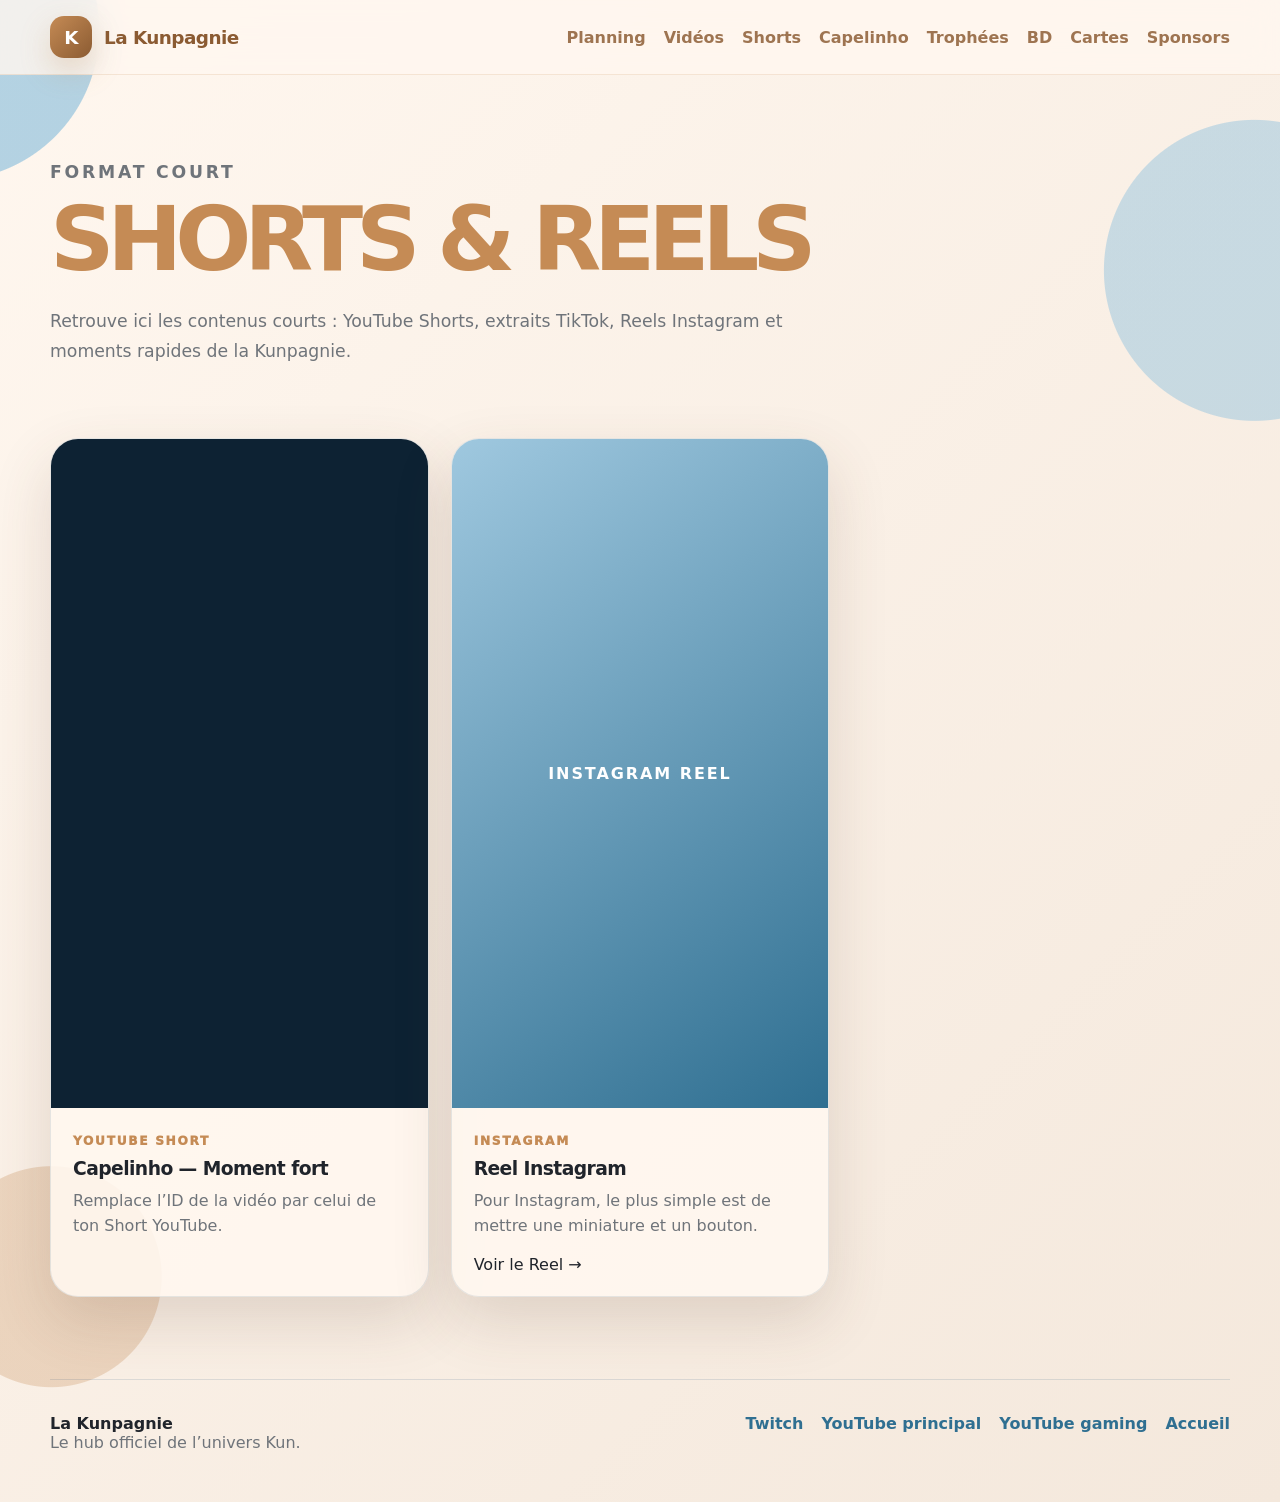
<file: shorts.html>
<!DOCTYPE html>
<html lang="fr">
<head>
<meta charset="UTF-8">
<meta name="viewport" content="width=device-width, initial-scale=1.0">
<link rel="stylesheet" href="style.css">
<title>La Kunpagnie — Shorts</title>
</head>
<body>
<header class="site-header">
  <nav class="navbar">
    <a href="index.html" class="brand"><span class="brand-mark">K</span><span>La Kunpagnie</span></a>
    <button class="menu-toggle" aria-label="Ouvrir le menu">☰</button>
    <div class="nav-links">
      <a href="planning.html">Planning</a>
      <a href="videos.html">Vidéos</a>
      <a href="shorts.html">Shorts</a>
      <a href="capelinho.html">Capelinho</a>
      <a href="trophees.html">Trophées</a>
      <a href="bd.html">BD</a>
      <a href="cartes.html">Cartes</a>
      <a href="sponsors.html">Sponsors</a>
    </div>
  </nav>
</header>

<main>
  <section class="page-hero section">
    <p class="eyebrow">Format court</p>
    <h1>Shorts & Reels</h1>
    <p>Retrouve ici les contenus courts : YouTube Shorts, extraits TikTok, Reels Instagram et moments rapides de la Kunpagnie.</p>
  </section>

  <section class="section compact">
    <div class="shorts-grid">

      <article class="short-card">
        <div class="short-video">
          <iframe 
            src="https://www.youtube.com/embed/HLuYwauxTGQ"
            title="Short La Kunpagnie"
            allowfullscreen>
          </iframe>
        </div>
        <div class="short-info">
          <span>YouTube Short</span>
          <h3>Capelinho — Moment fort</h3>
          <p>Remplace l’ID de la vidéo par celui de ton Short YouTube.</p>
        </div>
      </article>

      <article class="short-card">
        <div class="short-placeholder">
          <span>Instagram Reel</span>
        </div>
        <div class="short-info">
          <span>Instagram</span>
          <h3>Reel Instagram</h3>
          <p>Pour Instagram, le plus simple est de mettre une miniature et un bouton.</p>
          <a class="mini-link" href="https://www.instagram.com/" target="_blank" rel="noopener">Voir le Reel →</a>
        </div>
      </article>

    </div>
  </section>
</main>

<footer class="site-footer">
  <div><strong>La Kunpagnie</strong><p>Le hub officiel de l’univers Kun.</p></div>
  <div class="footer-links">
    <a href="https://www.twitch.tv/el8kun" target="_blank" rel="noopener">Twitch</a>
    <a href="https://www.youtube.com/@el8kun" target="_blank" rel="noopener">YouTube principal</a>
    <a href="https://www.youtube.com/@EL8KUNgaming" target="_blank" rel="noopener">YouTube gaming</a>
    <a href="index.html">Accueil</a>
  </div>
</footer>

<script src="script.js"></script>
</body>
</html>
</file>
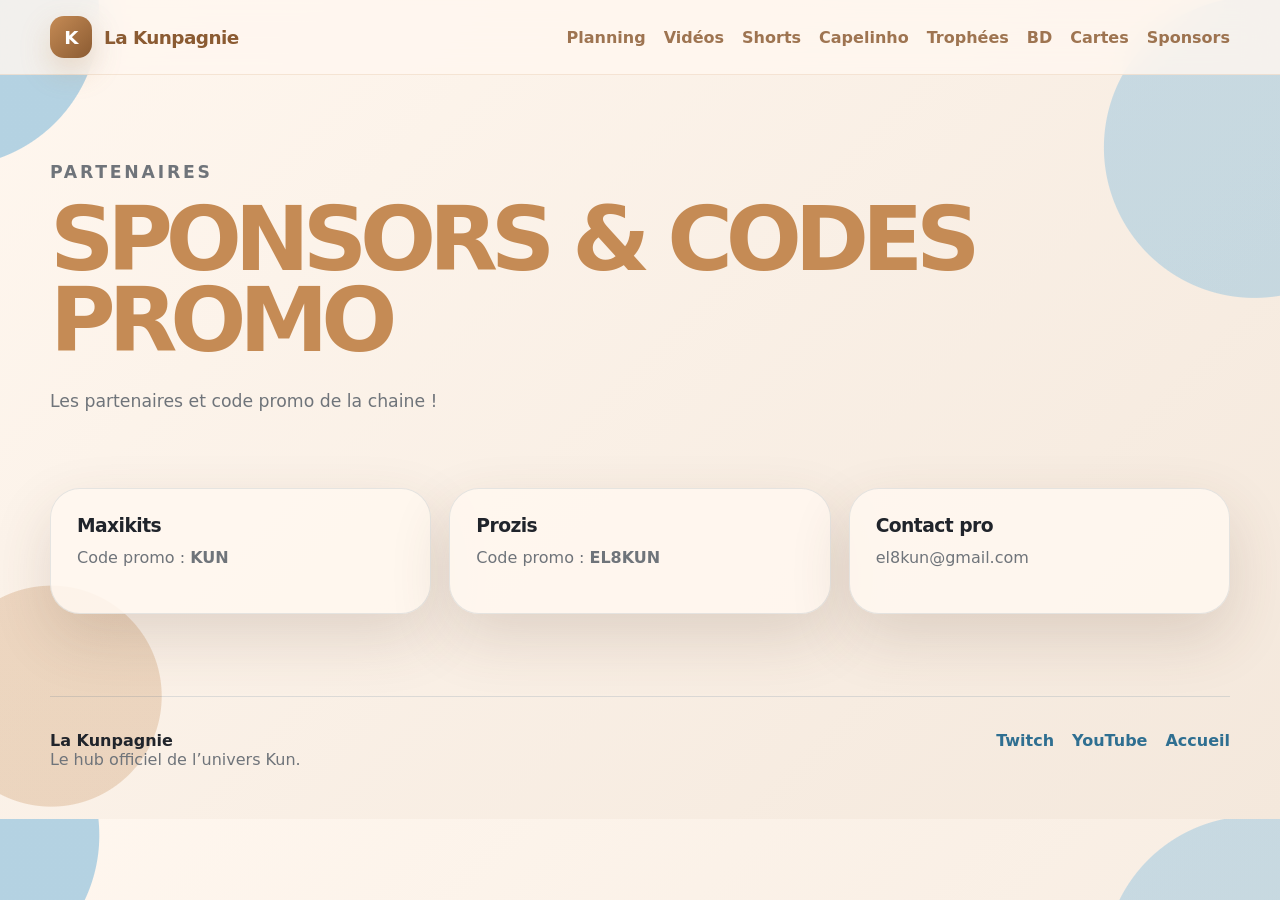
<file: sponsors.html>
<!DOCTYPE html>
<html lang="fr">
<head><meta charset="UTF-8">
<meta name="viewport" content="width=device-width, initial-scale=1.0">
<link rel="stylesheet" href="style.css"><title>La Kunpagnie — Sponsors</title></head>
<body><header class="site-header">
  <nav class="navbar">
    <a href="index.html" class="brand"><span class="brand-mark">K</span><span>La Kunpagnie</span></a>
    <button class="menu-toggle" aria-label="Ouvrir le menu">☰</button>
    <div class="nav-links">
      <a href="planning.html">Planning</a>
      <a href="videos.html">Vidéos</a>
      <a href="shorts.html">Shorts</a>
      <a href="capelinho.html">Capelinho</a>
      <a href="trophees.html">Trophées</a>
      <a href="bd.html">BD</a>
      <a href="cartes.html">Cartes</a>
      <a href="sponsors.html">Sponsors</a>
    </div>
  </nav>
</header>
<main>
  <section class="page-hero section">
    <p class="eyebrow">Partenaires</p>
    <h1>Sponsors & codes promo</h1>
    <p>Les partenaires et code promo de la chaine !</p>
  </section>
  <section class="section compact">
    <div class="sponsor-grid">
      <article><h3>Maxikits</h3><p>Code promo : <strong>KUN</strong></p></article>
      <article><h3>Prozis</h3><p>Code promo : <strong>EL8KUN</strong></p></article>
      <article><h3>Contact pro</h3><p>el8kun@gmail.com</p></article>
    </div>
  </section>
</main><footer class="site-footer">
  <div><strong>La Kunpagnie</strong><p>Le hub officiel de l’univers Kun.</p></div>
  <div class="footer-links">
    <a href="https://www.twitch.tv/el8kun" target="_blank" rel="noopener">Twitch</a>
    <a href="https://www.youtube.com/@EL8KUN" target="_blank" rel="noopener">YouTube</a>
    <a href="index.html">Accueil</a>
  </div>
</footer>
<script src="script.js"></script></body></html>
</file>
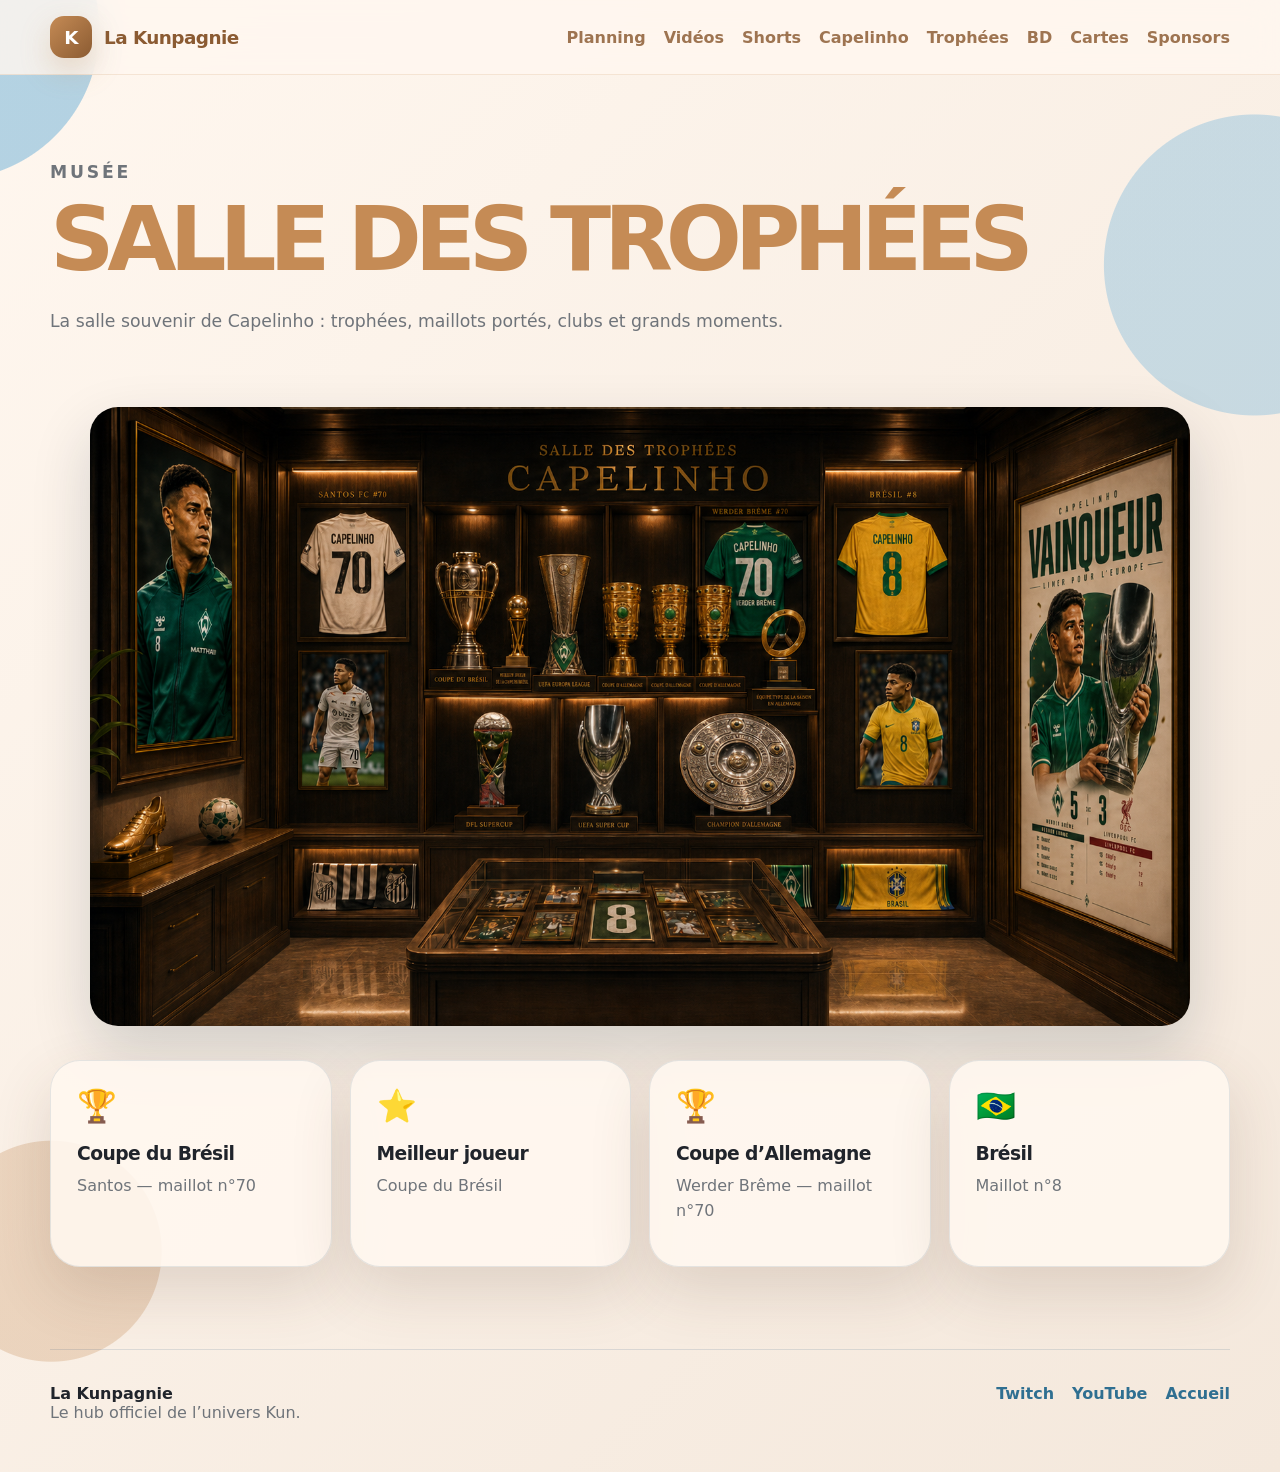
<file: trophees.html>
<!DOCTYPE html>
<html lang="fr">
<head><meta charset="UTF-8">
<meta name="viewport" content="width=device-width, initial-scale=1.0">
<link rel="stylesheet" href="style.css"><title>La Kunpagnie — Salle des trophées</title></head>
<body><header class="site-header">
  <nav class="navbar">
    <a href="index.html" class="brand"><span class="brand-mark">K</span><span>La Kunpagnie</span></a>
    <button class="menu-toggle" aria-label="Ouvrir le menu">☰</button>
    <div class="nav-links">
      <a href="planning.html">Planning</a>
      <a href="videos.html">Vidéos</a>
      <a href="shorts.html">Shorts</a>
      <a href="capelinho.html">Capelinho</a>
      <a href="trophees.html">Trophées</a>
      <a href="bd.html">BD</a>
      <a href="cartes.html">Cartes</a>
      <a href="sponsors.html">Sponsors</a>
    </div>
  </nav>
</header>
<main>
  <section class="page-hero section">
    <p class="eyebrow">Musée</p>
    <h1>Salle des trophées</h1>
    <p>La salle souvenir de Capelinho : trophées, maillots portés, clubs et grands moments.</p>
  </section>
  <section class="section compact">
    <img src="salle.png" alt="Salle des trophées de Capelinho" class="big-image">
    <div class="trophy-room spacing-top">
      <article><span>🏆</span><h3>Coupe du Brésil</h3><p>Santos — maillot n°70</p></article>
      <article><span>⭐</span><h3>Meilleur joueur</h3><p>Coupe du Brésil</p></article>
      <article><span>🏆</span><h3>Coupe d’Allemagne</h3><p>Werder Brême — maillot n°70</p></article>
      <article><span>🇧🇷</span><h3>Brésil</h3><p>Maillot n°8</p></article>
    </div>
  </section>
</main><footer class="site-footer">
  <div><strong>La Kunpagnie</strong><p>Le hub officiel de l’univers Kun.</p></div>
  <div class="footer-links">
    <a href="https://www.twitch.tv/el8kun" target="_blank" rel="noopener">Twitch</a>
    <a href="https://www.youtube.com/@EL8KUN" target="_blank" rel="noopener">YouTube</a>
    <a href="index.html">Accueil</a>
  </div>
</footer>
<script src="script.js"></script></body></html>
</file>
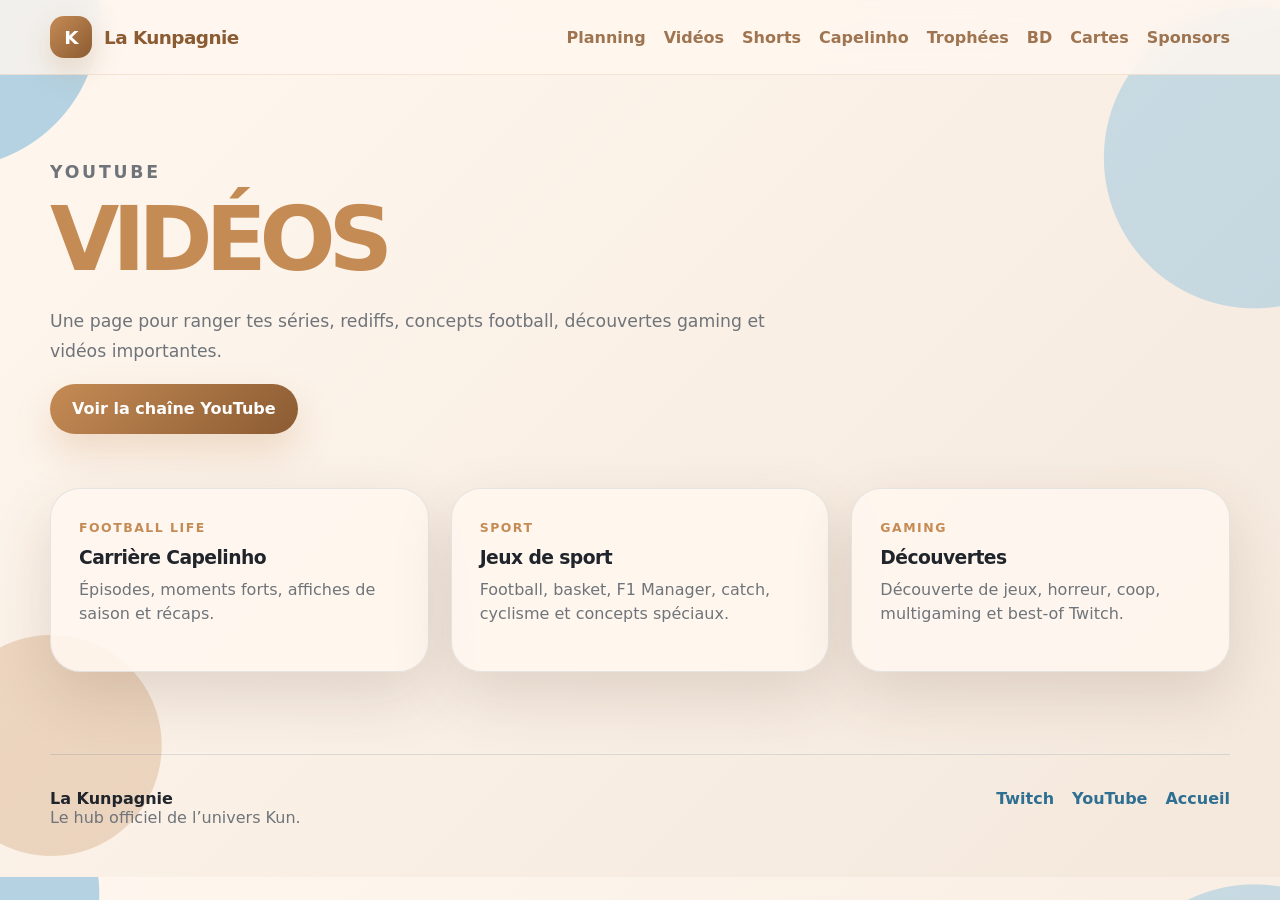
<file: videos.html>
<!DOCTYPE html>
<html lang="fr">
<head><meta charset="UTF-8">
<meta name="viewport" content="width=device-width, initial-scale=1.0">
<link rel="stylesheet" href="style.css"><title>La Kunpagnie — Vidéos</title></head>
<body><header class="site-header">
  <nav class="navbar">
    <a href="index.html" class="brand"><span class="brand-mark">K</span><span>La Kunpagnie</span></a>
    <button class="menu-toggle" aria-label="Ouvrir le menu">☰</button>
    <div class="nav-links">
      <a href="planning.html">Planning</a>
      <a href="videos.html">Vidéos</a>
      <a href="shorts.html">Shorts</a>
      <a href="capelinho.html">Capelinho</a>
      <a href="trophees.html">Trophées</a>
      <a href="bd.html">BD</a>
      <a href="cartes.html">Cartes</a>
      <a href="sponsors.html">Sponsors</a>
    </div>
  </nav>
</header>
<main>
  <section class="page-hero section">
    <p class="eyebrow">YouTube</p>
    <h1>Vidéos</h1>
    <p>Une page pour ranger tes séries, rediffs, concepts football, découvertes gaming et vidéos importantes.</p>
    <a class="btn btn-primary" href="https://www.youtube.com/@EL8KUNgaming" target="_blank" rel="noopener">Voir la chaîne YouTube</a>
  </section>
  <section class="section compact">
    <div class="content-grid">
      <article class="content-card"><span>Football Life</span><h3>Carrière Capelinho</h3><p>Épisodes, moments forts, affiches de saison et récaps.</p></article>
      <article class="content-card"><span>Sport</span><h3>Jeux de sport</h3><p>Football, basket, F1 Manager, catch, cyclisme et concepts spéciaux.</p></article>
      <article class="content-card"><span>Gaming</span><h3>Découvertes</h3><p>Découverte de jeux, horreur, coop, multigaming et best-of Twitch.</p></article>
    </div>
  </section>
</main><footer class="site-footer">
  <div><strong>La Kunpagnie</strong><p>Le hub officiel de l’univers Kun.</p></div>
  <div class="footer-links">
    <a href="https://www.twitch.tv/el8kun" target="_blank" rel="noopener">Twitch</a>
    <a href="https://www.youtube.com/@EL8KUNgaming" target="_blank" rel="noopener">YouTube</a>
    <a href="index.html">Accueil</a>
  </div>
</footer>
<script src="script.js"></script></body></html>
</file>
<file: style.css>
:root {
  --blue: #9fc8df;
  --blue-light: #c7e3f2;
  --blue-dark: #2f6f91;

  --cream: #f4e8dc;
  --cream-light: #fff7ef;

  --brown: #c58b55;
  --brown-dark: #8b5b32;

  --white: #ffffff;
  --ink: #20242b;
  --muted: #6f747a;

  --card: rgba(255, 248, 239, 0.88);
  --shadow: 0 24px 60px rgba(91, 65, 42, 0.16);
  --radius: 30px;
}
* { box-sizing: border-box; }
html { scroll-behavior: smooth; }
body {
  margin: 0;
  font-family: Inter, system-ui, -apple-system, BlinkMacSystemFont, "Segoe UI", sans-serif;
  color: var(--ink);
  background:
    radial-gradient(circle at -4% 2%, rgba(159, 200, 223, 0.78) 0 150px, transparent 151px),
    radial-gradient(circle at 98% 18%, rgba(159, 200, 223, 0.55) 0 150px, transparent 151px),
    radial-gradient(circle at 4% 85%, rgba(197, 139, 85, 0.28) 0 110px, transparent 111px),
    linear-gradient(135deg, var(--cream-light) 0%, var(--cream) 100%);
  overflow-x: hidden;
}
a { color: inherit; text-decoration: none; }
.site-header {
  position: sticky;
  top: 0;
  z-index: 20;
  backdrop-filter: blur(16px);
  background: rgba(255, 255, 255, 0.78);
  border-bottom: 1px solid rgba(6, 63, 104, 0.10);
}
.navbar {
  width: min(1180px, calc(100% - 32px));
  margin: 0 auto;
  min-height: 74px;
  display: flex;
  justify-content: space-between;
  align-items: center;
}
.brand {
  display: flex;
  align-items: center;
  gap: 12px;
  font-weight: 900;
  letter-spacing: -0.03em;
  font-size: 1.15rem;
}
.brand-mark {
  width: 42px;
  height: 42px;
  border-radius: 14px;
  display: grid;
  place-items: center;
  color: white;
  background: linear-gradient(135deg, var(--blue), var(--blue-dark));
  box-shadow: 0 12px 30px rgba(0, 167, 232, 0.35);
}
.nav-links {
  display: flex;
  align-items: center;
  gap: 18px;
  font-weight: 800;
  color: var(--blue-dark);
  flex-wrap: wrap;
  justify-content: flex-end;
}
.nav-links a { opacity: 0.84; }
.nav-links a:hover { opacity: 1; color: var(--blue); }
.menu-toggle {
  display: none;
  border: 0;
  background: var(--blue-dark);
  color: white;
  width: 42px;
  height: 42px;
  border-radius: 14px;
  font-size: 1.4rem;
}
.section {
  width: min(1180px, calc(100% - 32px));
  margin: 0 auto;
  padding: 82px 0;
}
.compact { padding-top: 24px; }
.hero {
  min-height: calc(100vh - 74px);
  display: grid;
  grid-template-columns: 1.2fr 0.8fr;
  align-items: center;
  gap: 42px;
}
.page-hero { padding-bottom: 30px; }
.eyebrow {
  margin: 0 0 12px;
  text-transform: uppercase;
  letter-spacing: 0.16em;
  font-size: 0.78rem;
  font-weight: 900;
  color: var(--brown);
}
h1, h2, h3, p { margin-top: 0; }
h1 {
  font-size: clamp(3.1rem, 7vw, 6.8rem);
  line-height: 0.9;
  letter-spacing: -0.08em;
  margin-bottom: 26px;
}
h1 span, h2 span { color: var(--blue); }
h2 {
  font-size: clamp(2.1rem, 4vw, 4.2rem);
  letter-spacing: -0.06em;
  line-height: 0.96;
  margin-bottom: 18px;
}
h3 { letter-spacing: -0.03em; margin-bottom: 10px; }
.hero-text, .page-hero p, .section-heading p, .note-box p {
  font-size: 1.08rem;
  line-height: 1.75;
  color: var(--muted);
  max-width: 760px;
}
.hero-actions { display: flex; gap: 14px; flex-wrap: wrap; margin-top: 34px; }
.btn {
  display: inline-flex;
  align-items: center;
  justify-content: center;
  min-height: 50px;
  padding: 0 22px;
  border-radius: 999px;
  font-weight: 900;
  transition: transform 0.2s ease, box-shadow 0.2s ease;
}
.btn:hover { transform: translateY(-2px); }
.btn-primary {
  color: white;
  background: linear-gradient(135deg, var(--blue), var(--blue-dark));
  box-shadow: 0 18px 36px rgba(0, 167, 232, 0.25);
}
.btn-secondary {
  color: var(--blue-dark);
  background: white;
  border: 1px solid rgba(6, 63, 104, 0.10);
}
.hero-card, .preview-card, .content-card, .timeline-item, .trophy-room article, .note-box, .sponsor-grid article {
  background: var(--card);
  border: 1px solid rgba(6, 63, 104, 0.10);
  border-radius: var(--radius);
  box-shadow: var(--shadow);
}
.hero-card {
  padding: 34px;
  min-height: 390px;
  display: flex;
  flex-direction: column;
  justify-content: flex-end;
  position: relative;
  overflow: hidden;
}
.hero-card::before {
  content: "";
  position: absolute;
  inset: 18px;
  border-radius: 24px;
  border: 2px dashed rgba(0, 167, 232, 0.25);
}
.live-badge {
  position: absolute;
  top: 28px;    
  left: 28px;
  background: var(--blue-dark);
  color: white;
  padding: 10px 14px;
  border-radius: 999px;
  font-size: 0.76rem;
  font-weight: 900;
}
.hero-card h2, .hero-card p, .mini-stats { position: relative; }
.hero-card p { color: var(--muted); line-height: 1.65; }
.mini-stats {
  display: grid;
  grid-template-columns: repeat(3, 1fr);
  gap: 14px;
  margin-top: 24px;
}
.mini-stats div {
  padding: 14px;
  border-radius: 18px;
  background: rgba(0, 167, 232, 0.08);
}
.mini-stats strong, .mini-stats span { display: block; }
.mini-stats strong { font-size: 1.25rem; }
.mini-stats span { font-size: 0.78rem; color: var(--muted); font-weight: 800; }
.center { text-align: center; margin-left: auto; margin-right: auto; }
.preview-grid, .content-grid {
  display: grid;
  grid-template-columns: repeat(3, 1fr);
  gap: 22px;
}
.preview-card, .content-card, .note-box { padding: 28px; }
.preview-card {
  min-height: 210px;
  transition: transform 0.2s ease, box-shadow 0.2s ease;
}
.preview-card:hover { transform: translateY(-4px); box-shadow: 0 28px 70px rgba(3, 29, 50, 0.20); }
.preview-card span, .content-card span {
  display: inline-block;
  color: var(--brown);
  font-size: 0.78rem;
  font-weight: 900;
  letter-spacing: 0.12em;
  text-transform: uppercase;
  margin-bottom: 12px;
}
.preview-card p, .content-card p, .timeline-item p, .trophy-room p, .sponsor-grid p {
  color: var(--muted);
  line-height: 1.55;
}
.big-image {
  width: 100%;
  max-width: 1100px;
  display: block;
  margin: 0 auto 34px;
  border-radius: 28px;
  box-shadow: 0 24px 60px rgba(3, 29, 50, 0.16);
}
.timeline {
  display: grid;
  grid-template-columns: repeat(3, 1fr);
  gap: 22px;
}
.timeline-item { padding: 28px; }
.club-tag {
  display: inline-flex;
  padding: 8px 12px;
  border-radius: 999px;
  color: white;
  font-weight: 900;
  font-size: 0.78rem;
  margin-bottom: 20px;
}
.santos { background: #163f83; }
.werder { background: #0a8f55; }
.brazil { background: #f0c400; color: #173b1a; }
.timeline-item ul { padding-left: 18px; color: var(--blue-dark); font-weight: 700; }
.trophy-room, .sponsor-grid {
  display: grid;
  grid-template-columns: repeat(4, 1fr);
  gap: 18px;
}
.trophy-room article, .sponsor-grid article { padding: 26px; }
.trophy-room span { font-size: 2rem; display: block; margin-bottom: 18px; }
.spacing-top { margin-top: 28px; }
.card-showcase {
  display: grid;
  grid-template-columns: repeat(3, 1fr);
  gap: 22px;
}
.kun-card {
  min-height: 310px;
  border-radius: 28px;
  padding: 26px;
  color: white;
  display: flex;
  flex-direction: column;
  justify-content: flex-end;
  box-shadow: var(--shadow);
  position: relative;
  overflow: hidden;
}
.kun-card::before {
  content: "";
  position: absolute;
  inset: 18px;
  border-radius: 22px;
  border: 1px solid rgba(255,255,255,0.45);
}
.kun-card span, .kun-card h3, .kun-card p { position: relative; }
.kun-card span { color: rgba(255,255,255,0.85); font-weight: 900; letter-spacing: 0.12em; }
.kun-card h3 { font-size: 2rem; }
.kun-card p { color: rgba(255,255,255,0.8); }
.common { background: linear-gradient(145deg, #31536d, #0d2233); }
.rare { background: linear-gradient(145deg, var(--blue), var(--blue-dark)); }
.legendary { background: linear-gradient(145deg, #b48645, #4a2f1a); }
.note-box { margin-top: 28px; }
.sponsor-grid { grid-template-columns: repeat(3, 1fr); }
.site-footer {
  width: min(1180px, calc(100% - 32px));
  margin: 0 auto;
  padding: 34px 0 50px;
  display: flex;
  justify-content: space-between;
  gap: 24px;
  border-top: 1px solid rgba(6, 63, 104, 0.12);
}
.site-footer p { color: var(--muted); margin-bottom: 0; }
.footer-links { display: flex; gap: 18px; font-weight: 800; color: var(--blue-dark); flex-wrap: wrap; }
@media (max-width: 980px) {
  .menu-toggle { display: block; }
  .nav-links {
    position: absolute;
    top: 74px;
    left: 16px;
    right: 16px;
    display: none;
    flex-direction: column;
    align-items: stretch;
    padding: 18px;
    background: white;
    border-radius: 22px;
    box-shadow: var(--shadow);
  }
  .nav-links.open { display: flex; }
  .hero { grid-template-columns: 1fr; padding-top: 44px; min-height: auto; }
  .preview-grid, .content-grid, .timeline, .trophy-room, .card-showcase, .sponsor-grid { grid-template-columns: 1fr 1fr; }
}
@media (max-width: 620px) {
  .section { padding: 58px 0; }
  h1 { font-size: 3.35rem; }
  .preview-grid, .content-grid, .timeline, .trophy-room, .card-showcase, .sponsor-grid { grid-template-columns: 1fr; }
  .mini-stats { grid-template-columns: 1fr; }
  .site-footer { flex-direction: column; }
}
.preview-card {
  min-height: 260px;
  padding: 28px;
  position: relative;
  overflow: hidden;
  display: flex;
  flex-direction: column;
  justify-content: flex-end;
  background:
    linear-gradient(145deg, rgba(255,255,255,0.94), rgba(255,255,255,0.70));
  border: 1px solid rgba(6, 63, 104, 0.10);
  border-radius: 30px;
  box-shadow: 0 24px 60px rgba(3, 29, 50, 0.13);
  transition: transform 0.22s ease, box-shadow 0.22s ease, border-color 0.22s ease;
}

.preview-card::before {
  content: "";
  position: absolute;
  inset: -40% -20% auto auto;
  width: 180px;
  height: 180px;
  border-radius: 999px;
  background: rgba(0, 167, 232, 0.13);
  transition: transform 0.22s ease;
}

.preview-card::after {
  content: "";
  position: absolute;
  inset: 14px;
  border-radius: 24px;
  border: 1px solid rgba(255,255,255,0.65);
  pointer-events: none;
}

.preview-card:hover {
  transform: translateY(-7px);
  box-shadow: 0 34px 80px rgba(3, 29, 50, 0.22);
  border-color: rgba(0, 167, 232, 0.35);
}

.preview-card:hover::before {
  transform: scale(1.18);
}

.preview-card .card-icon {
  position: absolute;
  top: 24px;
  right: 24px;
  width: 56px;
  height: 56px;
  border-radius: 20px;
  display: grid;
  place-items: center;
  font-size: 1.6rem;
  background: rgba(255,255,255,0.72);
  border: 1px solid rgba(6, 63, 104, 0.08);
  box-shadow: 0 12px 28px rgba(3, 29, 50, 0.10);
}

.preview-card span,
.preview-card h3,
.preview-card p,
.preview-card strong {
  position: relative;
  z-index: 2;
}

.preview-card span {
  display: inline-block;
  color: var(--brown);
  font-size: 0.76rem;
  font-weight: 950;
  letter-spacing: 0.14em;
  text-transform: uppercase;
  margin-bottom: 12px;
}

.preview-card h3 {
  font-size: 1.55rem;
  margin-bottom: 10px;
}

.preview-card p {
  color: var(--muted);
  line-height: 1.55;
  margin-bottom: 22px;
}

.preview-card strong {
  color: var(--blue-dark);
  font-size: 0.94rem;
}

.planning-card {
  background:
    linear-gradient(145deg, rgba(0,167,232,0.16), rgba(255,255,255,0.86));
}

.video-card {
  background:
    linear-gradient(145deg, rgba(6,63,104,0.15), rgba(255,255,255,0.86));
}

.capelinho-card {
  background:
    linear-gradient(145deg, rgba(240,196,0,0.18), rgba(255,255,255,0.86));
}

.trophees-card {
  background:
    linear-gradient(145deg, rgba(180,134,69,0.22), rgba(255,255,255,0.86));
}

.bd-card-home {
  background:
    linear-gradient(145deg, rgba(139,98,63,0.18), rgba(255,255,255,0.86));
}

.cartes-card {
  background:
    linear-gradient(145deg, rgba(0,167,232,0.20), rgba(6,63,104,0.08));
}

.sponsor-card {
  background:
    linear-gradient(145deg, rgba(6,63,104,0.16), rgba(255,255,255,0.86));
}
.home-planning-section {
  padding-top: 40px;
  padding-bottom: 40px;
}

.home-planning-link {
  display: block;
  max-width: 1050px;
  margin: 0 auto;
}

.home-planning-image {
  width: 100%;
  display: block;
  border-radius: 28px;
  box-shadow: 0 24px 60px rgba(3, 29, 50, 0.16);
  transition: transform 0.22s ease, box-shadow 0.22s ease;
}

.home-planning-link:hover .home-planning-image {
  transform: translateY(-5px);
  box-shadow: 0 34px 80px rgba(3, 29, 50, 0.22);
}

.center-button {
  display: flex;
  justify-content: center;
  margin-top: 24px;
}
.bd-reading {
  display: grid;
  gap: 34px;
  max-width: 980px;
  margin: 0 auto;
}

.bd-reading img {
  width: 100%;
  display: block;
  border-radius: 24px;
  box-shadow: 0 24px 60px rgba(3, 29, 50, 0.16);
  background: white;
}
.bd-page {
  display: grid;
  gap: 12px;
}

.bd-page span {
  width: fit-content;
  margin: 0 auto;
  padding: 8px 16px;
  border-radius: 999px;
  background: var(--blue-dark);
  color: white;
  font-size: 0.82rem;
  font-weight: 900;
  letter-spacing: 0.08em;
  text-transform: uppercase;
  box-shadow: 0 12px 28px rgba(3, 29, 50, 0.14);
}

.bd-page img {
  width: 100%;
  display: block;
  border-radius: 24px;
  box-shadow: 0 24px 60px rgba(3, 29, 50, 0.16);
  background: white;
}
.shorts-card {
  background:
    linear-gradient(145deg, rgba(0,167,232,0.16), rgba(139,98,63,0.13));
}

.shorts-grid {
  display: grid;
  grid-template-columns: repeat(3, 1fr);
  gap: 22px;
}

.short-card {
  background: var(--card);
  border: 1px solid rgba(6, 63, 104, 0.10);
  border-radius: 28px;
  box-shadow: var(--shadow);
  overflow: hidden;
}

.short-video {
  aspect-ratio: 9 / 16;
  background: #0d2233;
}

.short-video iframe {
  width: 100%;
  height: 100%;
  border: 0;
  display: block;
}

.short-placeholder {
  aspect-ratio: 9 / 16;
  display: grid;
  place-items: center;
  background: linear-gradient(145deg, var(--blue), var(--blue-dark));
  color: white;
  font-weight: 900;
  text-transform: uppercase;
  letter-spacing: 0.12em;
}

.short-info {
  padding: 22px;
}

.short-info span {
  display: inline-block;
  color: var(--brown);
  font-size: 0.76rem;
  font-weight: 950;
  letter-spacing: 0.14em;
  text-transform: uppercase;
  margin-bottom: 10px;
}

.short-info p {
  color: var(--muted);
  line-height: 1.55;
}

@media (max-width: 980px) {
  .shorts-grid {
    grid-template-columns: repeat(2, 1fr);
  }
}

@media (max-width: 620px) {
  .shorts-grid {
    grid-template-columns: 1fr;
  }
}
.site-header {
  background: rgba(255, 247, 239, 0.82);
  border-bottom: 1px solid rgba(197, 139, 85, 0.18);
}

.brand-mark {
  background: linear-gradient(135deg, var(--brown), var(--brown-dark));
  box-shadow: 0 12px 30px rgba(197, 139, 85, 0.28);
}

.brand span:last-child {
  color: var(--brown-dark);
}

.nav-links a {
  color: var(--brown-dark);
}

.nav-links a:hover {
  color: var(--blue-dark);
}
.hero {
  position: relative;
}

.hero::before {
  content: "";
  position: absolute;
  top: 70px;
  right: -60px;
  width: 260px;
  height: 260px;
  background: rgba(159, 200, 223, 0.42);
  border-radius: 50%;
  z-index: -1;
}

.hero::after {
  content: "";
  position: absolute;
  left: -80px;
  bottom: 60px;
  width: 180px;
  height: 180px;
  background: rgba(197, 139, 85, 0.18);
  border-radius: 50%;
  z-index: -1;
}

h1 {
  color: var(--brown);
  text-transform: uppercase;
}

h1 span {
  color: var(--brown-dark);
}

.eyebrow {
  color: var(--blue-dark);
}

.hero-card {
  background:
    linear-gradient(145deg, rgba(255, 247, 239, 0.95), rgba(255, 247, 239, 0.70)),
    radial-gradient(circle at 80% 10%, rgba(159, 200, 223, 0.32), transparent 40%);
  border: 1px solid rgba(197, 139, 85, 0.18);
}

.live-badge {
  background: var(--brown);
  color: white;
}
.btn-primary {
  color: white;
  background: linear-gradient(135deg, var(--brown), var(--brown-dark));
  box-shadow: 0 18px 36px rgba(197, 139, 85, 0.24);
}

.btn-secondary {
  color: var(--brown-dark);
  background: rgba(255, 247, 239, 0.88);
  border: 1px solid rgba(197, 139, 85, 0.24);
}

.btn-secondary:hover {
  background: white;
}
.preview-card {
  background:
    linear-gradient(145deg, rgba(255, 247, 239, 0.96), rgba(255, 247, 239, 0.72));
  border: 1px solid rgba(197, 139, 85, 0.18);
}

.preview-card::before {
  background: rgba(159, 200, 223, 0.30);
}

.preview-card .card-icon {
  background: rgba(255, 247, 239, 0.86);
  border: 1px solid rgba(197, 139, 85, 0.18);
}

.preview-card span {
  color: var(--blue-dark);
}

.preview-card strong {
  color: var(--brown-dark);
}

.planning-card {
  background: linear-gradient(145deg, rgba(159, 200, 223, 0.34), rgba(255, 247, 239, 0.88));
}

.video-card {
  background: linear-gradient(145deg, rgba(197, 139, 85, 0.22), rgba(255, 247, 239, 0.88));
}

.capelinho-card {
  background: linear-gradient(145deg, rgba(159, 200, 223, 0.28), rgba(255, 247, 239, 0.88));
}

.trophees-card {
  background: linear-gradient(145deg, rgba(197, 139, 85, 0.26), rgba(255, 247, 239, 0.88));
}

.bd-card-home {
  background: linear-gradient(145deg, rgba(47, 111, 145, 0.16), rgba(255, 247, 239, 0.88));
}

.cartes-card {
  background: linear-gradient(145deg, rgba(159, 200, 223, 0.38), rgba(255, 247, 239, 0.88));
}

.sponsor-card {
  background: linear-gradient(145deg, rgba(197, 139, 85, 0.20), rgba(255, 247, 239, 0.88));
}

/* =========================
   BD OM
========================= */

.bd-om-card {
  background: linear-gradient(145deg, rgba(0, 167, 232, 0.18), rgba(255, 247, 239, 0.88));
  border: 1px solid rgba(0, 167, 232, 0.22);
}

.bd-om-card .card-icon {
  background: rgba(255, 247, 239, 0.88);
}

.bd-om-hero-section {
  padding-bottom: 30px;
}

.bd-om-hero-section h1 {
  font-size: clamp(42px, 8vw, 92px);
  margin-bottom: 18px;
}

.bd-om-hero-section h1 span {
  color: var(--blue-dark);
}

.bd-om-intro-card {
  max-width: 920px;
  margin: 40px auto 0;
  padding: 34px;
  border-radius: 28px;
  background:
    linear-gradient(135deg, rgba(159, 200, 223, 0.32), rgba(255, 247, 239, 0.92)),
    radial-gradient(circle at top right, rgba(255, 255, 255, 0.85), transparent 44%);
  border: 1px solid rgba(197, 139, 85, 0.18);
  box-shadow: 0 22px 60px rgba(91, 65, 42, 0.12);
}

.bd-om-intro-card h2 {
  margin: 12px 0;
  font-size: clamp(28px, 4vw, 46px);
  color: var(--brown-dark);
}

.bd-om-intro-card p {
  max-width: 680px;
  color: var(--muted);
  line-height: 1.7;
}

.bd-om-label {
  display: inline-flex;
  width: fit-content;
  padding: 8px 14px;
  border-radius: 999px;
  background: rgba(159, 200, 223, 0.30);
  color: var(--blue-dark);
  font-weight: 900;
  text-transform: uppercase;
  letter-spacing: 0.08em;
  font-size: 12px;
}

.bd-pages-grid {
  display: grid;
  grid-template-columns: repeat(auto-fit, minmax(280px, 420px));
  justify-content: center;
  gap: 28px;
  margin-top: 34px;
}

.bd-page-card {
  background: rgba(255, 247, 239, 0.92);
  border: 1px solid rgba(197, 139, 85, 0.18);
  border-radius: 26px;
  padding: 14px;
  box-shadow: 0 18px 45px rgba(91, 65, 42, 0.12);
}

.bd-page-card span {
  display: inline-flex;
  margin-bottom: 12px;
  padding: 7px 12px;
  border-radius: 999px;
  background: rgba(159, 200, 223, 0.30);
  color: var(--blue-dark);
  font-weight: 900;
  font-size: 13px;
}

.bd-page-card img {
  width: 100%;
  display: block;
  border-radius: 18px;
}

.bd-page-link {
  display: block;
  color: inherit;
  text-decoration: none;
  cursor: pointer;
  transition: transform 0.22s ease, box-shadow 0.22s ease;
}

.bd-page-link:hover {
  transform: translateY(-6px);
  box-shadow: 0 28px 70px rgba(91, 65, 42, 0.18);
}

.bd-page-link img {
  transition: transform 0.22s ease;
}

.bd-page-link:hover img {
  transform: scale(1.015);
}
</file>
